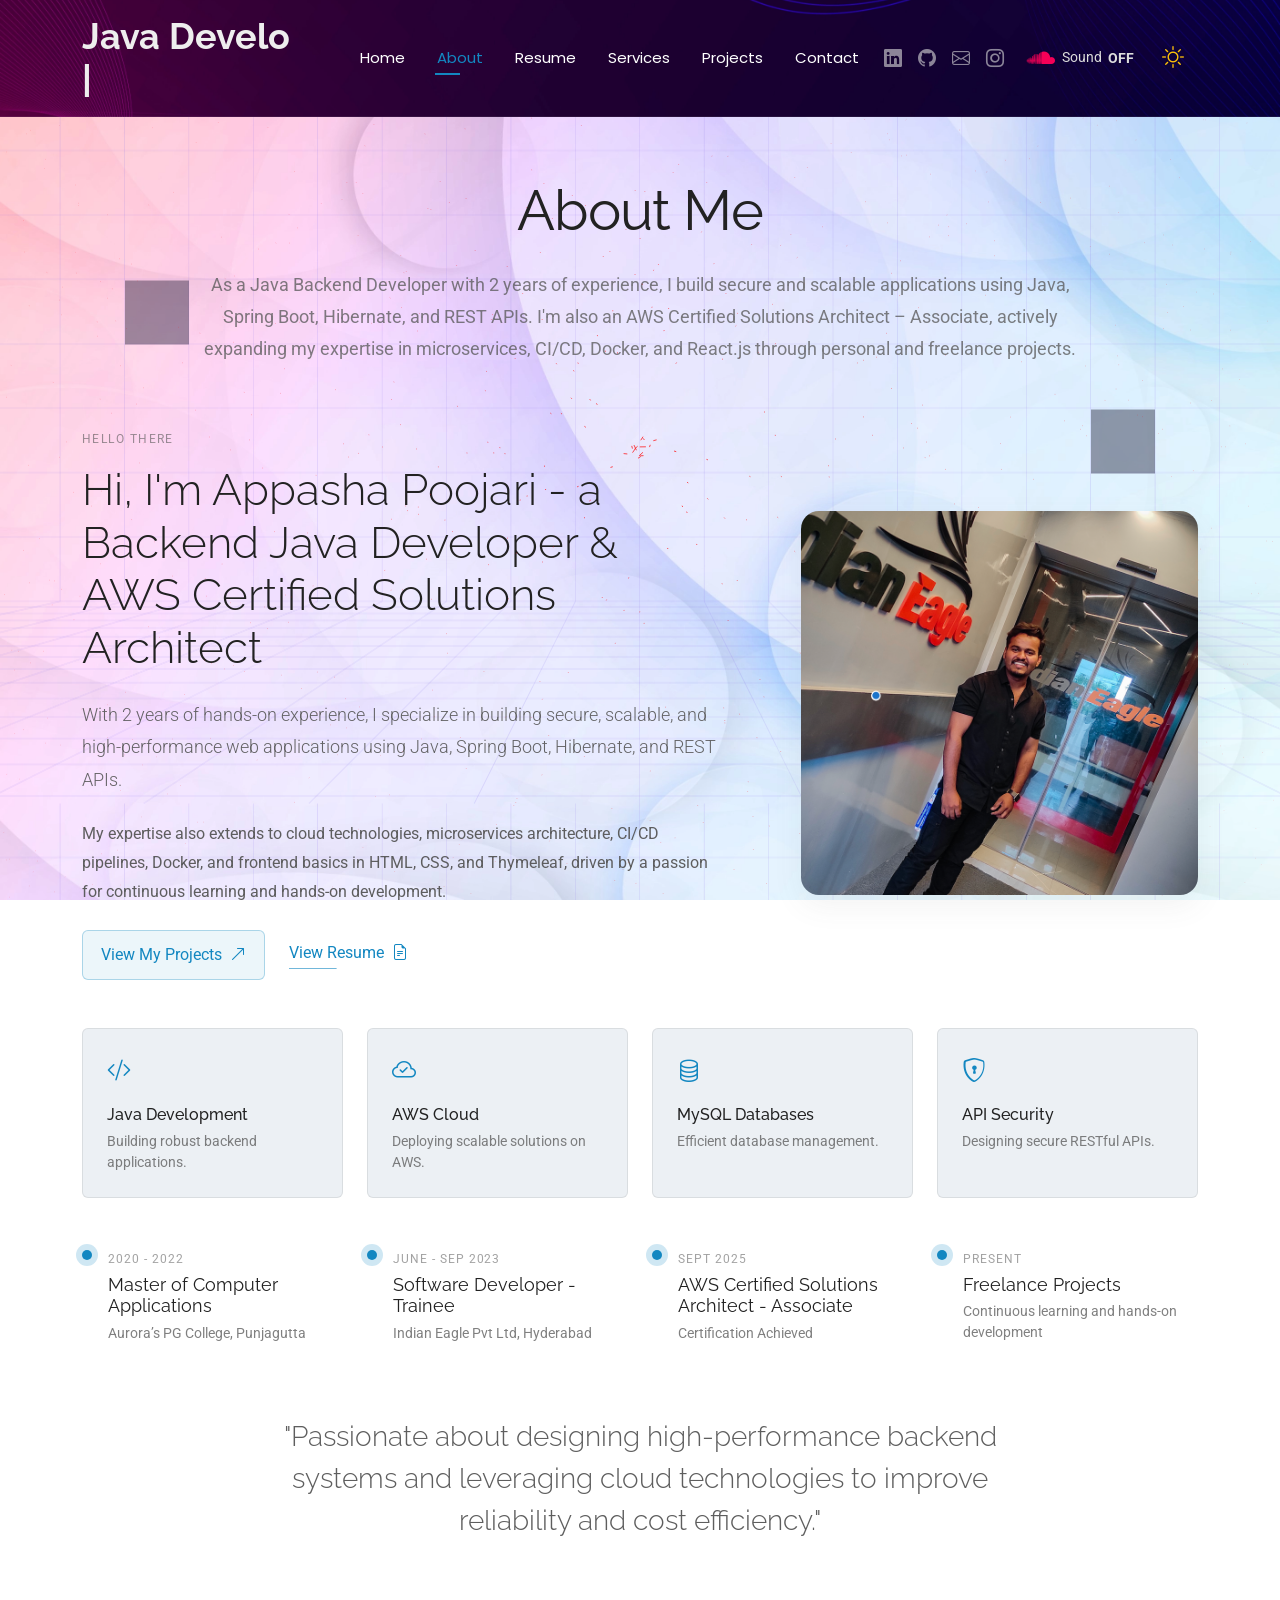
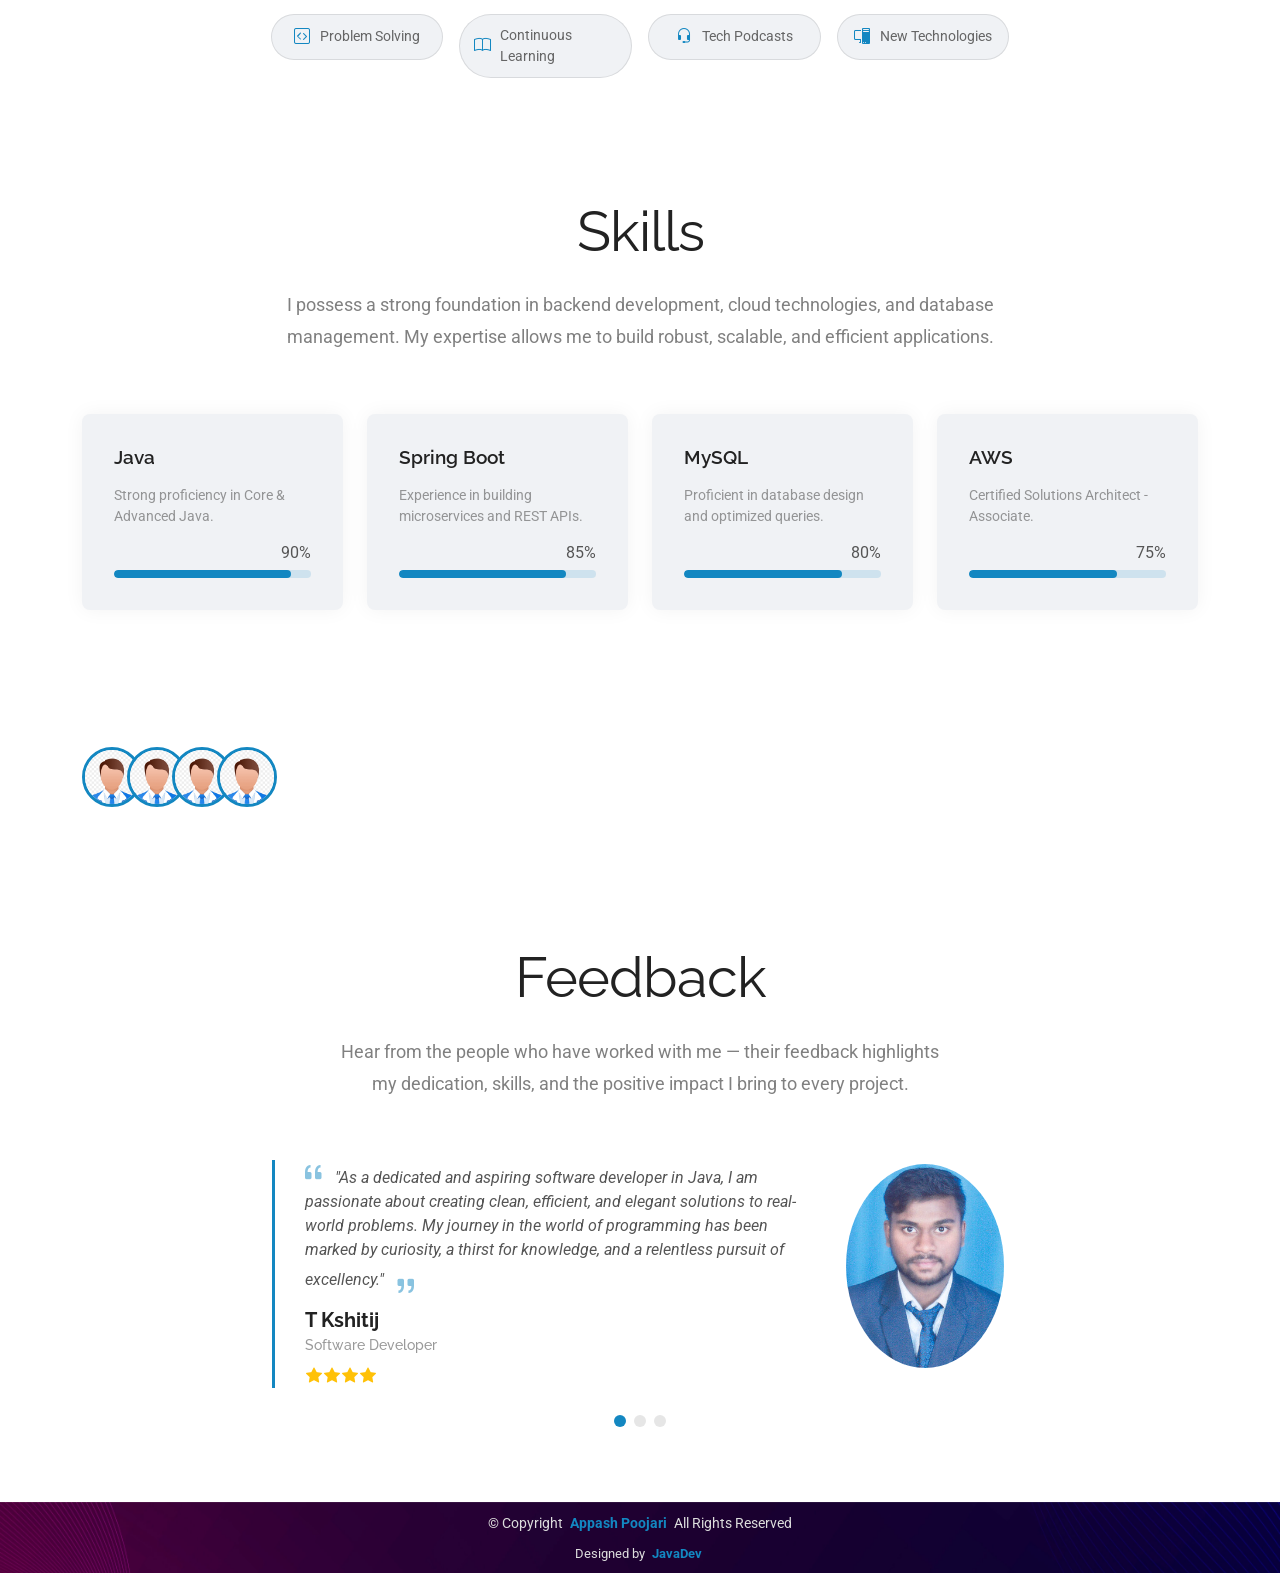
<file: about.html>
<!DOCTYPE html>
<html lang="en">

<head>
  <meta charset="utf-8">
  <meta content="width=device-width, initial-scale=1.0" name="viewport">
  <title>Appasha Poojari</title>
  <meta name="description" content="">
  <meta name="keywords" content="">

  <!-- Favicons -->
  <link href="assets/img/favicon.png" rel="icon">
  <link href="assets/img/apple-touch-icon.png" rel="apple-touch-icon">

  <!-- Fonts -->
  <link href="https://fonts.googleapis.com" rel="preconnect">
  <link href="https://fonts.gstatic.com" rel="preconnect" crossorigin>
  <link href="https://fonts.googleapis.com/css2?family=Roboto:ital,wght@0,100;0,300;0,400;0,500;0,700;0,900;1,100;1,300;1,400;1,500;1,700;1,800;1,900&family=Poppins:ital,wght@0,100;0,200;0,300;0,400;0,500;0,600;0,700;0,800;0,900;1,100;1,200;1,300;1,400;1,500;1,600;1,700;1,800;1,900&family=Raleway:ital,wght@0,100;0,200;0,300;0,400;0,500;0,600;0,700;0,800;0,900;1,100;1,200;1,300;1,400;1,500;1,600;1,700;1,800;1,900&display=swap" rel="stylesheet">

  <!-- Vendor CSS Files -->
  <link href="assets/vendor/bootstrap/css/bootstrap.min.css" rel="stylesheet">
  <link href="assets/vendor/bootstrap-icons/bootstrap-icons.css" rel="stylesheet">
  <link href="assets/vendor/aos/aos.css" rel="stylesheet">
  <link href="assets/vendor/swiper/swiper-bundle.min.css" rel="stylesheet">
  <link href="assets/vendor/glightbox/css/glightbox.min.css" rel="stylesheet">
  <link
    rel="stylesheet"
    href="https://cdnjs.cloudflare.com/ajax/libs/font-awesome/5.15.4/css/all.min.css"
/>

  <!-- Main CSS File -->
  <link href="assets/css/main.css" rel="stylesheet">

  <!-- ======================================================= -->
  <!-- Microsoft Clarity tracking code -->
  <script type="text/javascript">
    (function(c,l,a,r,i,t,y){
        c[a]=c[a]||function(){(c[a].q=c[a].q||[]).push(arguments)};
        t=l.createElement(r);t.async=1;t.src="https://www.clarity.ms/tag/"+i;
        y=l.getElementsByTagName(r)[0];y.parentNode.insertBefore(t,y);
    })(window, document, "clarity", "script", "oarkkvtr13");
  </script>
</head>

<body class="index-page">

    <canvas id="c"></canvas>

  <header id="header" class="header d-flex align-items-center light-background sticky-top">
    <div class="container position-relative d-flex align-items-center justify-content-between">

      <a href="index.html" class="logo d-flex align-items-center me-auto me-xl-0">
        <h1 class="sitename"><span class="typed" data-typed-items="Java Developer, AWS Certified"></span></h1>
        </a>

      <nav id="navmenu" class="navmenu">
        <ul>
          <li><a href="index.html">Home</a></li>
          <li><a href="about.html" class="active">About</a></li>
          <li><a href="resume.html">Resume</a></li>
          <li><a href="services.html">Services</a></li>
          <li><a href="portfolio.html">Projects</a></li>
          <li><a href="contact.html">Contact</a></li>
        </ul>
        <i class="mobile-nav-toggle d-xl-none bi bi-list"></i>
      </nav>

      <div class="header-social-links">
        <a href="https://www.linkedin.com/in/appash/" class="linkedin" target="_blank"><i class="bi bi-linkedin"></i></a>
        <a href="https://github.com/Appash047" class="github" target="_blank"><i class="bi bi-github"></i></a>
        <a href="mailto:p.appash047@gmail.com" class="email"><i class="bi bi-envelope"></i></a>
        <a href="https://www.instagram.com/appash_poojari/" class="instagram" target="_blank"><i class="bi bi-instagram"></i></a>
      </div>

      <div id="sound">
        <audio id="myAudio" loop preload="none">
          <source src="assets/mp3/Night.mp3" type="audio/mpeg" />
          Your browser does not support audio.
        </audio>
        <i class="fab fa-soundcloud sound-cloud"></i>
        <span class="sound-label">Sound</span>
        <div class="on-off">
          <span id="off">OFF</span>
          <span id="on" style="display:none;">ON</span>
        </div>
      </div>

      <div class="mode-toggle">
        <i class="bi bi-sun sun-icon"></i>
        <i class="bi bi-moon moon-icon"></i>
      </div>
    </div>
  </header>

  <main class="main">

    <!-- About Section -->
    <section id="about" class="about section">

      <!-- Section Title -->
      <div class="container section-title" data-aos="fade-up">
        <h2>About Me</h2>
        <p>As a Java Backend Developer with 2 years of experience, I build secure and scalable applications using Java, Spring Boot, Hibernate, and REST APIs. I'm also an AWS Certified Solutions Architect – Associate, actively expanding my expertise in microservices, CI/CD, Docker, and React.js through personal and freelance projects.</p>
      </div><!-- End Section Title -->

      <div class="container" data-aos="fade-up" data-aos-delay="100">

        <!-- Intro + Photo -->
        <div class="row align-items-center justify-content-between gy-5 mb-5">
          <div class="col-lg-7" data-aos="fade-right" data-aos-delay="150">
            <div class="intro-content">
              <span class="eyebrow">Hello there</span>
              <h2 class="headline">Hi, I'm Appasha Poojari - a Backend Java Developer & AWS Certified Solutions Architect</h2>
              <p class="lead">
                With 2 years of hands-on experience, I specialize in building secure, scalable, and high-performance web applications using Java, Spring Boot, Hibernate, and REST APIs.
              </p>
              <p>
                My expertise also extends to cloud technologies, microservices architecture, CI/CD pipelines, Docker, and frontend basics in HTML, CSS, and Thymeleaf, driven by a passion for continuous learning and hands-on development.
              </p>

              <div class="cta-group">
                <a href="portfolio.html" class="btn-ghost">
                  View My Projects <i class="bi bi-arrow-up-right"></i>
                </a>
                <a href="resume.html" class="link-underline">
                  View Resume <i class="bi bi-file-earmark-text"></i>
                </a>
              </div>
            </div>
          </div>

          <div class="col-lg-5" data-aos="zoom-in" data-aos-delay="250">
            <figure class="profile-figure text-center text-lg-end">
              <img src="assets/img/profile/profile-square-11.png" alt="Portrait of Alex" class="img-fluid profile-photo">
            </figure>
          </div>
        </div>
        <!-- End Intro + Photo -->

        <!-- Skills Grid -->
        <div class="mb-5">
          <div class="row g-4">
            <div class="col-6 col-md-4 col-lg-3" data-aos="fade-up" data-aos-delay="120">
              <div class="skill-item">
                <i class="bi bi-code-slash"></i>
                <h3>Java Development</h3>
                <p>Building robust backend applications.</p>
              </div>
            </div>
            <div class="col-6 col-md-4 col-lg-3" data-aos="fade-up" data-aos-delay="180">
              <div class="skill-item">
                <i class="bi bi-cloud-check"></i>
                <h3>AWS Cloud</h3>
                <p>Deploying scalable solutions on AWS.</p>
              </div>
            </div>
            <div class="col-6 col-md-4 col-lg-3" data-aos="fade-up" data-aos-delay="240">
              <div class="skill-item">
                <i class="bi bi-database"></i>
                <h3>MySQL Databases</h3>
                <p>Efficient database management.</p>
              </div>
            </div>
            <div class="col-6 col-md-4 col-lg-3" data-aos="fade-up" data-aos-delay="300">
              <div class="skill-item">
                <i class="bi bi-shield-lock"></i>
                <h3>API Security</h3>
                <p>Designing secure RESTful APIs.</p>
              </div>
            </div>
          </div>
        </div>
        <!-- End Skills Grid -->

        <!-- Journey Timeline -->
        <div class="mb-5">
          <div class="row g-4">
            <div class="col-md-6 col-lg-3" data-aos="fade-up" data-aos-delay="120">
              <article class="timeline-item">
                <span class="dot"></span>
                <time>2020 - 2022</time>
                <h4>Master of Computer Applications</h4>
                <p>Aurora’s PG College, Punjagutta</p>
              </article>
            </div>
            <div class="col-md-6 col-lg-3" data-aos="fade-up" data-aos-delay="180">
              <article class="timeline-item">
                <span class="dot"></span>
                <time>June - Sep 2023</time>
                <h4>Software Developer - Trainee</h4>
                <p>Indian Eagle Pvt Ltd, Hyderabad</p>
              </article>
            </div>
            <div class="col-md-6 col-lg-3" data-aos="fade-up" data-aos-delay="240">
              <article class="timeline-item">
                <span class="dot"></span>
                <time>Sept 2025</time>
                <h4>AWS Certified Solutions Architect - Associate</h4>
                <p>Certification Achieved</p>
              </article>
            </div>
            <div class="col-md-6 col-lg-3" data-aos="fade-up" data-aos-delay="300">
              <article class="timeline-item">
                <span class="dot"></span>
                <time>Present</time>
                <h4>Freelance Projects</h4>
                <p>Continuous learning and hands-on development</p>
              </article>
            </div>
          </div>
        </div>
        <!-- End Journey Timeline -->

        <!-- Quote -->
        <blockquote class="personal-quote text-center mb-5" data-aos="fade-down" data-aos-delay="200">
          <p>"Passionate about designing high-performance backend systems and leveraging cloud technologies to improve reliability and cost efficiency."</p>
        </blockquote>
        <!-- End Quote -->

        <!-- Fun Facts -->
        <div class="row g-3 justify-content-center">
          <div class="col-6 col-md-3 col-lg-2" data-aos="zoom-in" data-aos-delay="120">
            <div class="fact-pill">
              <i class="bi bi-code-square"></i>
              <span>Problem Solving</span>
            </div>
          </div>
          <div class="col-6 col-md-3 col-lg-2" data-aos="zoom-in" data-aos-delay="160">
            <div class="fact-pill">
              <i class="bi bi-book"></i>
              <span>Continuous Learning</span>
            </div>
          </div>
          <div class="col-6 col-md-3 col-lg-2" data-aos="zoom-in" data-aos-delay="200">
            <div class="fact-pill">
              <i class="bi bi-headset"></i>
              <span>Tech Podcasts</span>
            </div>
          </div>
          <div class="col-6 col-md-3 col-lg-2" data-aos="zoom-in" data-aos-delay="240">
            <div class="fact-pill">
              <i class="bi bi-pc-display"></i>
              <span>New Technologies</span>
            </div>
          </div>
        </div>
        <!-- End Fun Facts -->

      </div>

    </section><!-- /About Section -->

    <!-- Skills Section -->
    <section id="skills" class="skills section">

      <!-- Section Title -->
      <div class="container section-title" data-aos="fade-up">
        <h2>Skills</h2>
        <p>I possess a strong foundation in backend development, cloud technologies, and database management. My expertise allows me to build robust, scalable, and efficient applications.</p>
      </div><!-- End Section Title -->

      <div class="container" data-aos="fade-up" data-aos-delay="100">

        <div class="row g-4 skills-animation">

          <div class="col-md-6 col-lg-3" data-aos="fade-up" data-aos-delay="100">
            <div class="skill-box">
              <h3>Java</h3>
              <p>Strong proficiency in Core & Advanced Java.</p>
              <span class="text-end d-block">90%</span>
              <div class="progress">
                <div class="progress-bar" role="progressbar" aria-valuenow="90" aria-valuemin="0" aria-valuemax="100"></div>
              </div>
            </div>
          </div>

          <div class="col-md-6 col-lg-3" data-aos="fade-up" data-aos-delay="200">
            <div class="skill-box">
              <h3>Spring Boot</h3>
              <p>Experience in building microservices and REST APIs.</p>
              <span class="text-end d-block">85%</span>
              <div class="progress">
                <div class="progress-bar" role="progressbar" aria-valuenow="85" aria-valuemin="0" aria-valuemax="100"></div>
              </div>
            </div>
          </div>

          <div class="col-md-6 col-lg-3" data-aos="fade-up" data-aos-delay="300">
            <div class="skill-box">
              <h3>MySQL</h3>
              <p>Proficient in database design and optimized queries.</p>
              <span class="text-end d-block">80%</span>
              <div class="progress">
                <div class="progress-bar" role="progressbar" aria-valuenow="80" aria-valuemin="0" aria-valuemax="100"></div>
              </div>
            </div>
          </div>

          <div class="col-md-6 col-lg-3" data-aos="fade-up" data-aos-delay="400">
            <div class="skill-box">
              <h3>AWS</h3>
              <p>Certified Solutions Architect - Associate.</p>
              <span class="text-end d-block">75%</span>
              <div class="progress">
                <div class="progress-bar" role="progressbar" aria-valuenow="75" aria-valuemin="0" aria-valuemax="100">
                </div>
              </div>
            </div>
          </div>

        </div>

      </div>

    </section><!-- /Skills Section -->

    <!-- Stats Section -->
    <section id="stats" class="stats section dark-background">

      <div class="container" data-aos="fade-up" data-aos-delay="100">

        <div class="row align-items-center">
          <div class="col-lg-4" data-aos="fade-up" data-aos-delay="200">
            <div class="avatars d-flex align-items-center">
              <img src="assets/img/person/dummy-img.png" alt="Avatar 1" class="rounded-circle" loading="lazy">
              <img src="assets/img/person/dummy-img.png" alt="Avatar 2" class="rounded-circle" loading="lazy">
              <img src="assets/img/person/dummy-img.png" alt="Avatar 3" class="rounded-circle" loading="lazy">
              <img src="assets/img/person/dummy-img.png" alt="Avatar 4" class="rounded-circle" loading="lazy">
            </div>
          </div>

          <div class="col-lg-8">
            <div class="row counters">
              <div class="col-md-4" data-aos="fade-up" data-aos-delay="300">
                <h2><span data-purecounter-start="0" data-purecounter-end="2" data-purecounter-duration="1" class="purecounter"></span>+</h2>
                <p>Years Experience</p>
              </div>

              <div class="col-md-4" data-aos="fade-up" data-aos-delay="400">
                <h2><span data-purecounter-start="0" data-purecounter-end="6" data-purecounter-duration="1" class="purecounter"></span>+</h2>
                <p>Projects Completed</p>
              </div>

              <div class="col-md-4" data-aos="fade-up" data-aos-delay="500">
                <h2><span data-purecounter-start="0" data-purecounter-end="100" data-purecounter-duration="1" class="purecounter"></span>%</h2>
                <p>Satisfied Clients</p>
              </div>
            </div>
          </div>
        </div>
      </div>

    </section><!-- /Stats Section -->

    <!-- Testimonials Section -->
    <section id="testimonials" class="testimonials section">

      <!-- Section Title -->
      <div class="container section-title" data-aos="fade-up">
        <h2>Feedback</h2>
        <p>Hear from the people who have worked with me — their feedback highlights my dedication, skills, and the positive impact I bring to every project.</p>      </div><!-- End Section Title -->

      <div class="container" data-aos="fade-up" data-aos-delay="100">

        <div class="swiper init-swiper">
          <script type="application/json" class="swiper-config">
            {
              "loop": true,
              "speed": 600,
              "autoplay": {
                "delay": 5000
              },
              "slidesPerView": "auto",
              "pagination": {
                "el": ".swiper-pagination",
                "type": "bullets",
                "clickable": true
              }
            }
          </script>
          <div class="swiper-wrapper">

            <div class="swiper-slide">
              <div class="testimonial-item">
                <div class="row gy-4 justify-content-center">
                  <div class="col-lg-6">
                    <div class="testimonial-content">
                      <p>
                        <i class="bi bi-quote quote-icon-left"></i>
                        <span>"As a dedicated and aspiring software developer in Java, I am passionate about creating clean, efficient, and elegant solutions to real-world problems. My journey in the world of programming has been marked by curiosity, a thirst for knowledge, and a relentless pursuit of excellency."</span>
                        <i class="bi bi-quote quote-icon-right"></i>
                      </p>
                      <h3>T Kshitij </h3>
                      <h4>Software Developer </h4>
                      <div class="stars">
                        <i class="bi bi-star-fill"></i><i class="bi bi-star-fill"></i><i class="bi bi-star-fill"></i><i class="bi bi-star-fill"></i>
                      </div>
                    </div>
                  </div>
                  <div class="col-lg-2 text-center">
                    <img src="assets/img/person/T KSHITIJ.jpg" class="img-fluid testimonial-img" alt="">
                  </div>
                </div>
              </div>
            </div><!-- End testimonial item -->

            <div class="swiper-slide">
              <div class="testimonial-item">
                <div class="row gy-4 justify-content-center">
                  <div class="col-lg-6">
                    <div class="testimonial-content">
                      <p>
                        <i class="bi bi-quote quote-icon-left"></i>
                        <span>"You are the best person of our batch."</span>
                        <i class="bi bi-quote quote-icon-right"></i>
                      </p>
                      <h3>Yubraj Sahoo </h3>
                      <h4>Java developer </h4>
                      <div class="stars">
                        <i class="bi bi-star-fill"></i><i class="bi bi-star-fill"></i><i class="bi bi-star-fill"></i><i class="bi bi-star-fill"></i><i class="bi bi-star-fill"></i>
                      </div>
                    </div>
                  </div>
                  <div class="col-lg-2 text-center">
                    <img src="assets/img/person/Shaho.JPG" class="img-fluid testimonial-img" alt="">
                  </div>
                </div>
              </div>
            </div><!-- End testimonial item -->

            <div class="swiper-slide">
              <div class="testimonial-item">
                <div class="row gy-4 justify-content-center">
                  <div class="col-lg-6">
                    <div class="testimonial-content">
                      <p>
                        <i class="bi bi-quote quote-icon-left"></i>
                        <span>"You are an excellent guy, always positive and full of energy."</span>
                        <i class="bi bi-quote quote-icon-right"></i>
                      </p>
                      <h3>Shaikh Afroj</h3>
                      <h4>Software Developer </h4>
                      <div class="stars">
                        <i class="bi bi-star-fill"></i><i class="bi bi-star-fill"></i><i class="bi bi-star-fill"></i><i class="bi bi-star-fill"></i><i class="bi bi-star-fill"></i>
                      </div>
                    </div>
                  </div>
                  <div class="col-lg-2 text-center">
                    <img src="assets/img/person/Afroz Shaikh.jpg" class="img-fluid testimonial-img" alt="">
                  </div>
                </div>
              </div>
            </div><!-- End testimonial item -->

          </div>
          <div class="swiper-pagination"></div>
        </div>

      </div>

    </section><!-- /Testimonials Section -->

  </main>

  <footer id="footer" class="footer">
    <div class="container">
      <div class="copyright text-center">
        <p>© <span>Copyright</span> 
          <strong class="px-1 sitename">
            <a href="https://www.linkedin.com/in/appash/" target="_blank">Appash Poojari</a>
          </strong> 
          <span>All Rights Reserved<br></span>
        </p>
      </div>
      <div class="credits">
        Designed by 
        <a href="#" ><strong class="px-1 sitename">JavaDev</strong></a>
      </div>
    </div>
  </footer>

  <!-- Scroll Top -->
  <a href="#" id="scroll-top" class="scroll-top d-flex align-items-center justify-content-center">
    <i class="bi bi-arrow-up-short"></i>
  </a>

  <!-- Preloader -->
  <div id="preloader"></div>

  <!-- Add TagCanvas library once in your page footer or <head> -->
  <script src="https://www.goat1000.com/tagcanvas.min.js" defer></script>

  <!-- Vendor JS Files -->
  <script src="assets/vendor/bootstrap/js/bootstrap.bundle.min.js" defer></script>
  <script src="assets/vendor/aos/aos.js" defer></script>
  <script src="assets/vendor/typed.js/typed.umd.js" defer></script>
  <script src="assets/vendor/waypoints/noframework.waypoints.js" defer></script>
  <script src="assets/vendor/purecounter/purecounter_vanilla.js" defer></script>
  <script src="assets/vendor/swiper/swiper-bundle.min.js" defer></script>
  <script src="assets/vendor/imagesloaded/imagesloaded.pkgd.min.js" defer></script>
  <script src="assets/vendor/isotope-layout/isotope.pkgd.min.js" defer></script>
  <script src="assets/vendor/glightbox/js/glightbox.min.js" defer></script>

  <!-- Main JS File -->
  <script src="assets/js/main.js" defer></script>

</body>

</html>
</file>
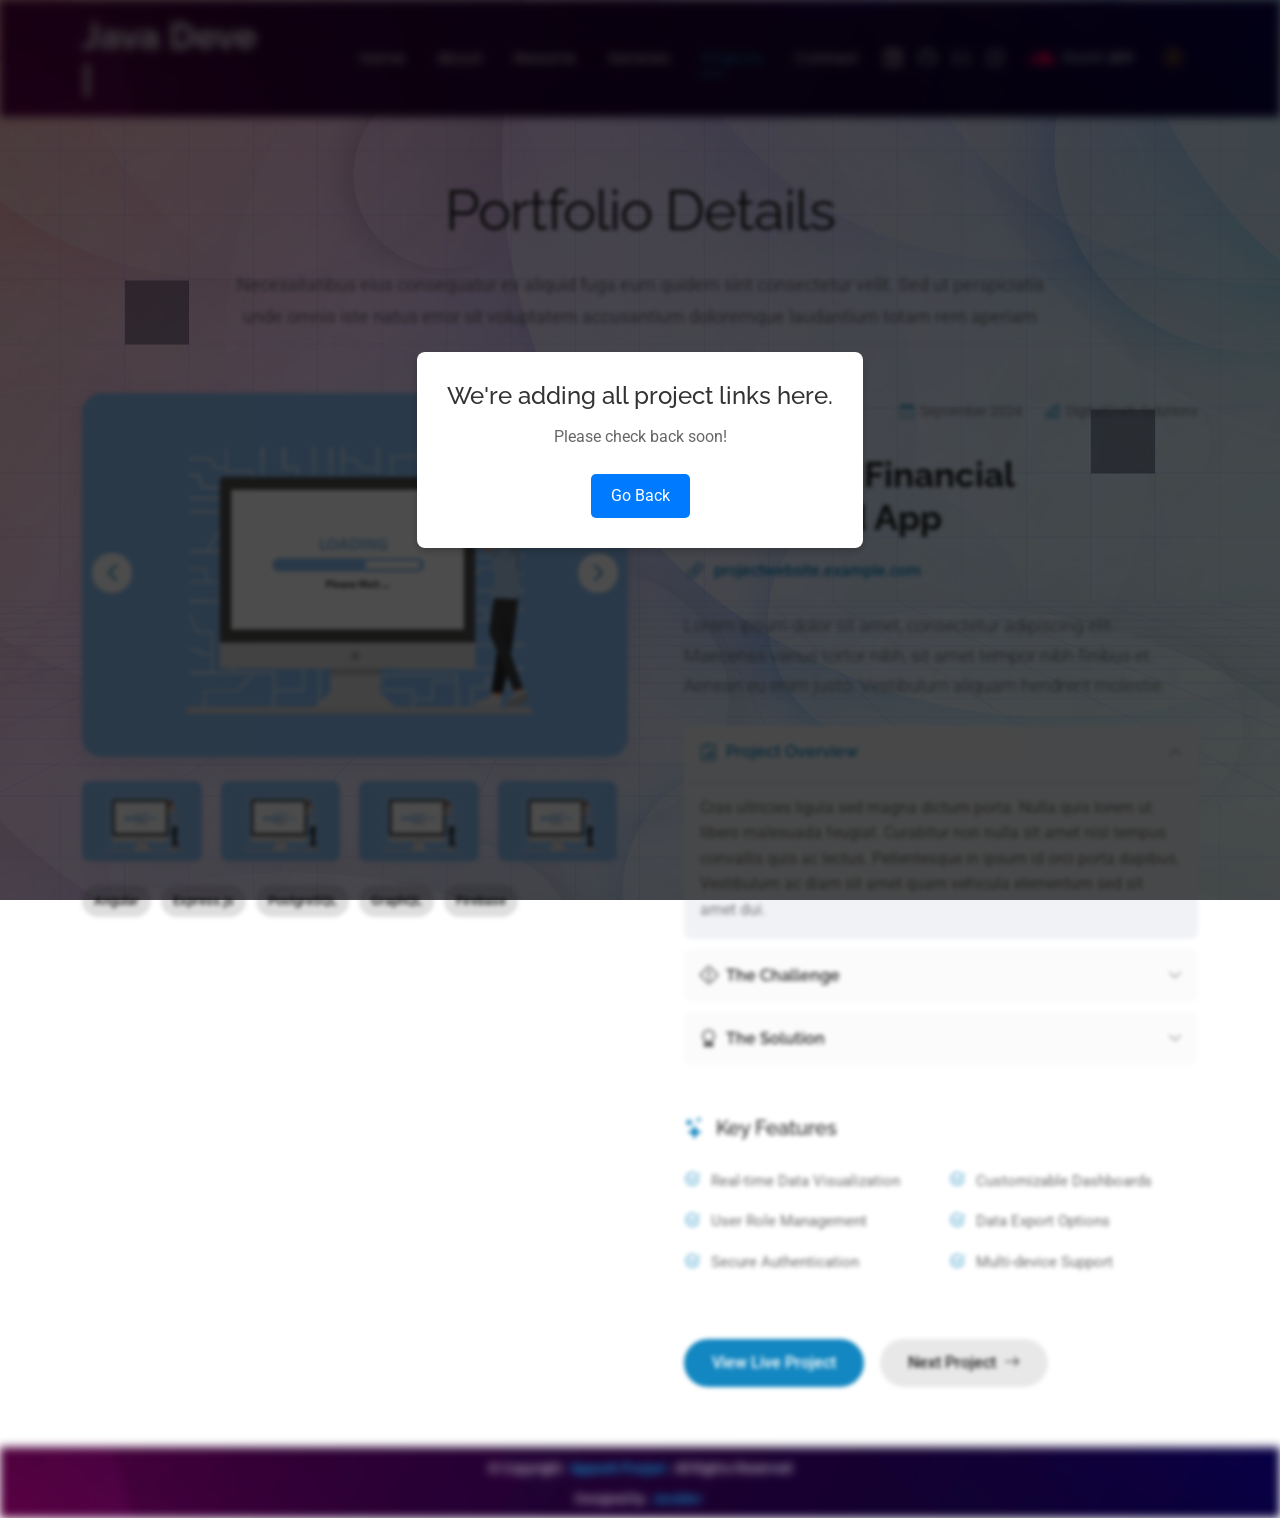
<file: portfolio-details.html>
<!DOCTYPE html>
<html lang="en">

<head>
  <meta charset="utf-8">
  <meta content="width=device-width, initial-scale=1.0" name="viewport">
  <title>Appasha Poojari</title>
  <meta name="description" content="">
  <meta name="keywords" content="">

  <!-- Favicons -->
  <link href="assets/img/favicon.png" rel="icon">

  <!-- Fonts -->
  <link href="https://fonts.googleapis.com" rel="preconnect">
  <link href="https://fonts.gstatic.com" rel="preconnect" crossorigin>
  <link href="https://fonts.googleapis.com/css2?family=Roboto:ital,wght@0,100;0,300;0,400;0,500;0,700;0,900;1,100;1,300;1,400;1,500;1,700;1,800;1,900&family=Poppins:ital,wght@0,100;0,200;0,300;0,400;0,500;0,600;0,700;0,800;0,900;1,100;1,200;1,300;1,400;1,500;1,600;1,700;1,800;1,900&family=Raleway:ital,wght@0,100;0,200;0,300;0,400;0,500;0,600;0,700;0,800;0,900;1,100;1,200;1,300;1,400;1,500;1,600;1,700;1,800;1,900&display=swap" rel="stylesheet">

  <!-- Vendor CSS Files -->
  <link href="assets/vendor/bootstrap/css/bootstrap.min.css" rel="stylesheet">
  <link href="assets/vendor/bootstrap-icons/bootstrap-icons.css" rel="stylesheet">
  <link href="assets/vendor/aos/aos.css" rel="stylesheet">
  <link href="assets/vendor/swiper/swiper-bundle.min.css" rel="stylesheet">
  <link href="assets/vendor/glightbox/css/glightbox.min.css" rel="stylesheet">
  <link rel="stylesheet" href="https://cdnjs.cloudflare.com/ajax/libs/font-awesome/5.15.4/css/all.min.css" />

  <!-- Main CSS File -->
  <link href="assets/css/main.css" rel="stylesheet">
  <style>
    body.blurred > *:not(.under-construction-overlay) {
      filter: blur(5px);
      pointer-events: none;
    }
    .under-construction-overlay {
      position: fixed;
      top: 0;
      left: 0;
      width: 100%;
      height: 100%;
      background-color: rgba(0, 0, 0, 0.7);
      display: flex;
      justify-content: center;
      align-items: center;
      z-index: 9999;
    }
    .under-construction-content {
      background-color: #fff;
      padding: 30px;
      border-radius: 8px;
      text-align: center;
      box-shadow: 0 4px 8px rgba(0, 0, 0, 0.2);
    }
    .under-construction-content h2 {
      font-size: 24px;
      margin-bottom: 15px;
      color: #333;
    }
    .under-construction-content p {
      font-size: 16px;
      margin-bottom: 25px;
      color: #666;
    }
    .under-construction-content .btn-primary {
      background-color: #007bff;
      color: #fff;
      border: none;
      padding: 10px 20px;
      border-radius: 5px;
      text-decoration: none;
      font-size: 16px;
      transition: background-color 0.3s ease;
    }
    .under-construction-content .btn-primary:hover {
      background-color: #0056b3;
    }
  </style>

  <!-- ======================================================= -->

  <!-- Microsoft Clarity tracking code -->
  <script type="text/javascript">
    (function(c,l,a,r,i,t,y){
        c[a]=c[a]||function(){(c[a].q=c[a].q||[]).push(arguments)};
        t=l.createElement(r);t.async=1;t.src="https://www.clarity.ms/tag/"+i;
        y=l.getElementsByTagName(r)[0];y.parentNode.insertBefore(t,y);
    })(window, document, "clarity", "script", "oarkkvtr13");
  </script>
</head>

<body class="index-page">

    <canvas id="c"></canvas>

  <header id="header" class="header d-flex align-items-center light-background sticky-top">
    <div class="container position-relative d-flex align-items-center justify-content-between">

      <a href="index.html" class="logo d-flex align-items-center me-auto me-xl-0">
        <h1 class="sitename"><span class="typed" data-typed-items="Java Developer, AWS Certified"></span></h1>
      </a>

      <nav id="navmenu" class="navmenu">
        <ul>
          <li><a href="index.html">Home</a></li>
          <li><a href="about.html">About</a></li>
          <li><a href="resume.html">Resume</a></li>
          <li><a href="services.html">Services</a></li>
          <li><a href="portfolio.html" class="active">Projects</a></li>
          <li><a href="contact.html">Contact</a></li>
        </ul>
        <i class="mobile-nav-toggle d-xl-none bi bi-list"></i>
      </nav>

      <div class="header-social-links">
        <a href="https://www.linkedin.com/in/appash/" class="linkedin" target="_blank"><i class="bi bi-linkedin"></i></a>
        <a href="https://github.com/Appash047" class="github" target="_blank"><i class="bi bi-github"></i></a>
        <a href="mailto:p.appash047@gmail.com" class="email"><i class="bi bi-envelope"></i></a>
        <a href="https://www.instagram.com/appash_poojari/" class="instagram" target="_blank"><i class="bi bi-instagram"></i></a>
      </div>

      <div id="sound">
        <audio id="myAudio" loop preload="none">
          <source src="assets/mp3/Night.mp3" type="audio/mpeg" />
          Your browser does not support audio.
        </audio>
        <i class="fab fa-soundcloud sound-cloud"></i>
        <span class="sound-label">Sound</span>
        <div class="on-off">
          <span id="off">OFF</span>
          <span id="on" style="display:none;">ON</span>
        </div>
      </div>

      <div class="mode-toggle">
        <i class="bi bi-sun sun-icon"></i>
        <i class="bi bi-moon moon-icon"></i>
      </div>
    </div>
  </header>

  <main class="main" id="page-content">

    <!-- Portfolio Details Section -->
    <section id="portfolio-details" class="portfolio-details section">

      <!-- Section Title -->
      <div class="container section-title" data-aos="fade-up">
        <h2>Portfolio Details</h2>
        <p>Necessitatibus eius consequatur ex aliquid fuga eum quidem sint consectetur velit. Sed ut perspiciatis unde omnis iste natus error sit voluptatem accusantium doloremque laudantium totam rem aperiam</p>
      </div><!-- End Section Title -->

      <div class="container" data-aos="fade-up" data-aos-delay="100">

        <div class="row gy-4">
          <div class="col-lg-6" data-aos="fade-right">
            <div class="portfolio-details-media">
              <div class="main-image">
                <div class="portfolio-details-slider swiper init-swiper" data-aos="zoom-in">
                  <script type="application/json" class="swiper-config">
                    {
                      "loop": true,
                      "speed": 1000,
                      "autoplay": {
                        "delay": 6000
                      },
                      "effect": "creative",
                      "creativeEffect": {
                        "prev": {
                          "shadow": true,
                          "translate": [0, 0, -400]
                        },
                        "next": {
                          "translate": ["100%", 0, 0]
                        }
                      },
                      "slidesPerView": 1,
                      "navigation": {
                        "nextEl": ".swiper-button-next",
                        "prevEl": ".swiper-button-prev"
                      }
                    }
                  </script>
                  <div class="swiper-wrapper">
                    <div class="swiper-slide">
                      <img src="assets/img/portfolio/Dummy.jpg" alt="Portfolio Image" class="img-fluid">
                    </div>
                    <div class="swiper-slide">
                      <img src="assets/img/portfolio/Dummy.jpg" alt="Portfolio Image" class="img-fluid">
                    </div>
                    <div class="swiper-slide">
                      <img src="assets/img/portfolio/Dummy.jpg" alt="Portfolio Image" class="img-fluid">
                    </div>
                  </div>
                  <div class="swiper-button-prev"></div>
                  <div class="swiper-button-next"></div>
                </div>
              </div>

              <div class="thumbnail-grid" data-aos="fade-up" data-aos-delay="200">
                <div class="row g-2 mt-3">
                  <div class="col-3">
                    <img src="assets/img/portfolio/Dummy.jpg" alt="Gallery Image" class="img-fluid glightbox">
                  </div>
                  <div class="col-3">
                    <img src="assets/img/portfolio/Dummy.jpg" alt="Gallery Image" class="img-fluid glightbox">
                  </div>
                  <div class="col-3">
                    <img src="assets/img/portfolio/Dummy.jpg" alt="Gallery Image" class="img-fluid glightbox">
                  </div>
                  <div class="col-3">
                    <img src="assets/img/portfolio/Dummy.jpg" alt="Gallery Image" class="img-fluid glightbox">
                  </div>
                </div>
              </div>

              <div class="tech-stack-badges" data-aos="fade-up" data-aos-delay="300">
                <span>Angular</span>
                <span>Express.js</span>
                <span>PostgreSQL</span>
                <span>GraphQL</span>
                <span>Firebase</span>
              </div>
            </div>
          </div>

          <div class="col-lg-6" data-aos="fade-left">
            <div class="portfolio-details-content">
              <div class="project-meta">
                <div class="badge-wrapper">
                  <span class="project-badge">UX/UI Design</span>
                </div>
                <div class="date-client">
                  <div class="meta-item">
                    <i class="bi bi-calendar-check"></i>
                    <span>September 2024</span>
                  </div>
                  <div class="meta-item">
                    <i class="bi bi-buildings"></i>
                    <span>DigitalCraft Solutions</span>
                  </div>
                </div>
              </div>

              <h2 class="project-title">Innovative Financial Dashboard App</h2>

              <div class="project-website">
                <i class="bi bi-link-45deg"></i>
                <a href="#" target="_blank">projectwebsite.example.com</a>
              </div>

              <div class="project-overview">
                <p class="lead">
                  Lorem ipsum dolor sit amet, consectetur adipiscing elit. Maecenas varius tortor nibh, sit amet tempor nibh finibus et. Aenean eu enim justo. Vestibulum aliquam hendrerit molestie.
                </p>

                <div class="accordion project-accordion" id="portfolio-details-projectAccordion">
                  <div class="accordion-item" data-aos="fade-up">
                    <h2 class="accordion-header">
                      <button class="accordion-button" type="button" data-bs-toggle="collapse" data-bs-target="#portfolio-details-collapse-1" aria-expanded="true" aria-controls="collapseOne">
                        <i class="bi bi-clipboard-data me-2"></i> Project Overview
                      </button>
                    </h2>
                    <div id="portfolio-details-collapse-1" class="accordion-collapse collapse show" data-bs-parent="#portfolio-details-projectAccordion">
                      <div class="accordion-body">
                        <p>Cras ultricies ligula sed magna dictum porta. Nulla quis lorem ut libero malesuada feugiat. Curabitur non nulla sit amet nisl tempus convallis quis ac lectus. Pellentesque in ipsum id orci porta dapibus. Vestibulum ac diam sit amet quam vehicula elementum sed sit amet dui.</p>
                      </div>
                    </div>
                  </div>

                  <div class="accordion-item" data-aos="fade-up" data-aos-delay="100">
                    <h2 class="accordion-header">
                      <button class="accordion-button collapsed" type="button" data-bs-toggle="collapse" data-bs-target="#portfolio-details-collapse-2" aria-expanded="false" aria-controls="collapseTwo">
                        <i class="bi bi-exclamation-diamond me-2"></i> The Challenge
                      </button>
                    </h2>
                    <div id="portfolio-details-collapse-2" class="accordion-collapse collapse" data-bs-parent="#portfolio-details-projectAccordion">
                      <div class="accordion-body">
                        <p>Mauris blandit aliquet elit, eget tincidunt nibh pulvinar a. Vivamus suscipit tortor eget felis porttitor volutpat. Curabitur aliquet quam id dui posuere blandit. Praesent sapien massa, convallis a pellentesque nec, egestas non nisi. Sed porttitor lectus nibh.</p>
                      </div>
                    </div>
                  </div>

                  <div class="accordion-item" data-aos="fade-up" data-aos-delay="200">
                    <h2 class="accordion-header">
                      <button class="accordion-button collapsed" type="button" data-bs-toggle="collapse" data-bs-target="#portfolio-details-collapse-3" aria-expanded="false" aria-controls="collapseThree">
                        <i class="bi bi-award me-2"></i> The Solution
                      </button>
                    </h2>
                    <div id="portfolio-details-collapse-3" class="accordion-collapse collapse" data-bs-parent="#portfolio-details-projectAccordion">
                      <div class="accordion-body">
                        <p>Donec sollicitudin molestie malesuada. Curabitur arcu erat, accumsan id imperdiet et, porttitor at sem. Vestibulum ante ipsum primis in faucibus orci luctus et ultrices posuere cubilia Curae; Donec velit neque, auctor sit amet aliquam vel, ullamcorper sit amet ligula.</p>
                      </div>
                    </div>
                  </div>
                </div>
              </div>

              <div class="project-features" data-aos="fade-up" data-aos-delay="300">
                <h3><i class="bi bi-stars"></i> Key Features</h3>
                <div class="row g-3">
                  <div class="col-md-6">
                    <ul class="feature-list">
                      <li><i class="bi bi-check2-circle"></i> Real-time Data Visualization</li>
                      <li><i class="bi bi-check2-circle"></i> User Role Management</li>
                      <li><i class="bi bi-check2-circle"></i> Secure Authentication</li>
                    </ul>
                  </div>
                  <div class="col-md-6">
                    <ul class="feature-list">
                      <li><i class="bi bi-check2-circle"></i> Customizable Dashboards</li>
                      <li><i class="bi bi-check2-circle"></i> Data Export Options</li>
                      <li><i class="bi bi-check2-circle"></i> Multi-device Support</li>
                    </ul>
                  </div>
                </div>
              </div>

              <div class="cta-buttons" data-aos="fade-up" data-aos-delay="400">
                <a href="#" class="btn-view-project">View Live Project</a>
                <a href="#" class="btn-next-project">Next Project <i class="bi bi-arrow-right"></i></a>
              </div>
            </div>
          </div>
        </div>

      </div>

    </section><!-- /Portfolio Details Section -->

  </main>

  <div class="under-construction-overlay">
    <div class="under-construction-content">
      <h2>We're adding all project links here.</h2>
      <p>Please check back soon!</p>
      <a href="portfolio.html" class="btn-primary">Go Back</a>
    </div>
  </div>

  <footer id="footer" class="footer">
    <div class="container">
      <div class="copyright text-center">
        <p>© <span>Copyright</span> 
          <strong class="px-1 sitename">
            <a href="https://www.linkedin.com/in/appash/" target="_blank">Appash Poojari</a>
          </strong> 
          <span>All Rights Reserved<br></span>
        </p>
      </div>
      <div class="credits">
        Designed by 
        <a href="#" ><strong class="px-1 sitename">JavaDev</strong></a>
      </div>
    </div>
  </footer>

  <!-- Scroll Top -->
  <a href="#" id="scroll-top" class="scroll-top d-flex align-items-center justify-content-center"><i class="bi bi-arrow-up-short"></i></a>

  <!-- Preloader -->
  <div id="preloader"></div>

  <!-- Add TagCanvas library once in your page footer or <head> -->
  <script src="https://www.goat1000.com/tagcanvas.min.js" defer></script>

  <!-- Vendor JS Files -->
  <script src="assets/vendor/bootstrap/js/bootstrap.bundle.min.js" defer></script>
  <script src="assets/vendor/aos/aos.js" defer></script>
  <script src="assets/vendor/typed.js/typed.umd.js" defer></script>
  <script src="assets/vendor/waypoints/noframework.waypoints.js" defer></script>
  <script src="assets/vendor/purecounter/purecounter_vanilla.js" defer></script>
  <script src="assets/vendor/swiper/swiper-bundle.min.js" defer></script>
  <script src="assets/vendor/imagesloaded/imagesloaded.pkgd.min.js" defer></script>
  <script src="assets/vendor/isotope-layout/isotope.pkgd.min.js" defer></script>
  <script src="assets/vendor/glightbox/js/glightbox.min.js" defer></script>

  <!-- Main JS File -->
  <script src="assets/js/main.js" defer></script>
  <script>
    document.addEventListener('DOMContentLoaded', function() {
      document.body.classList.add('blurred');
    });
  </script>

</body>

</html>
</file>
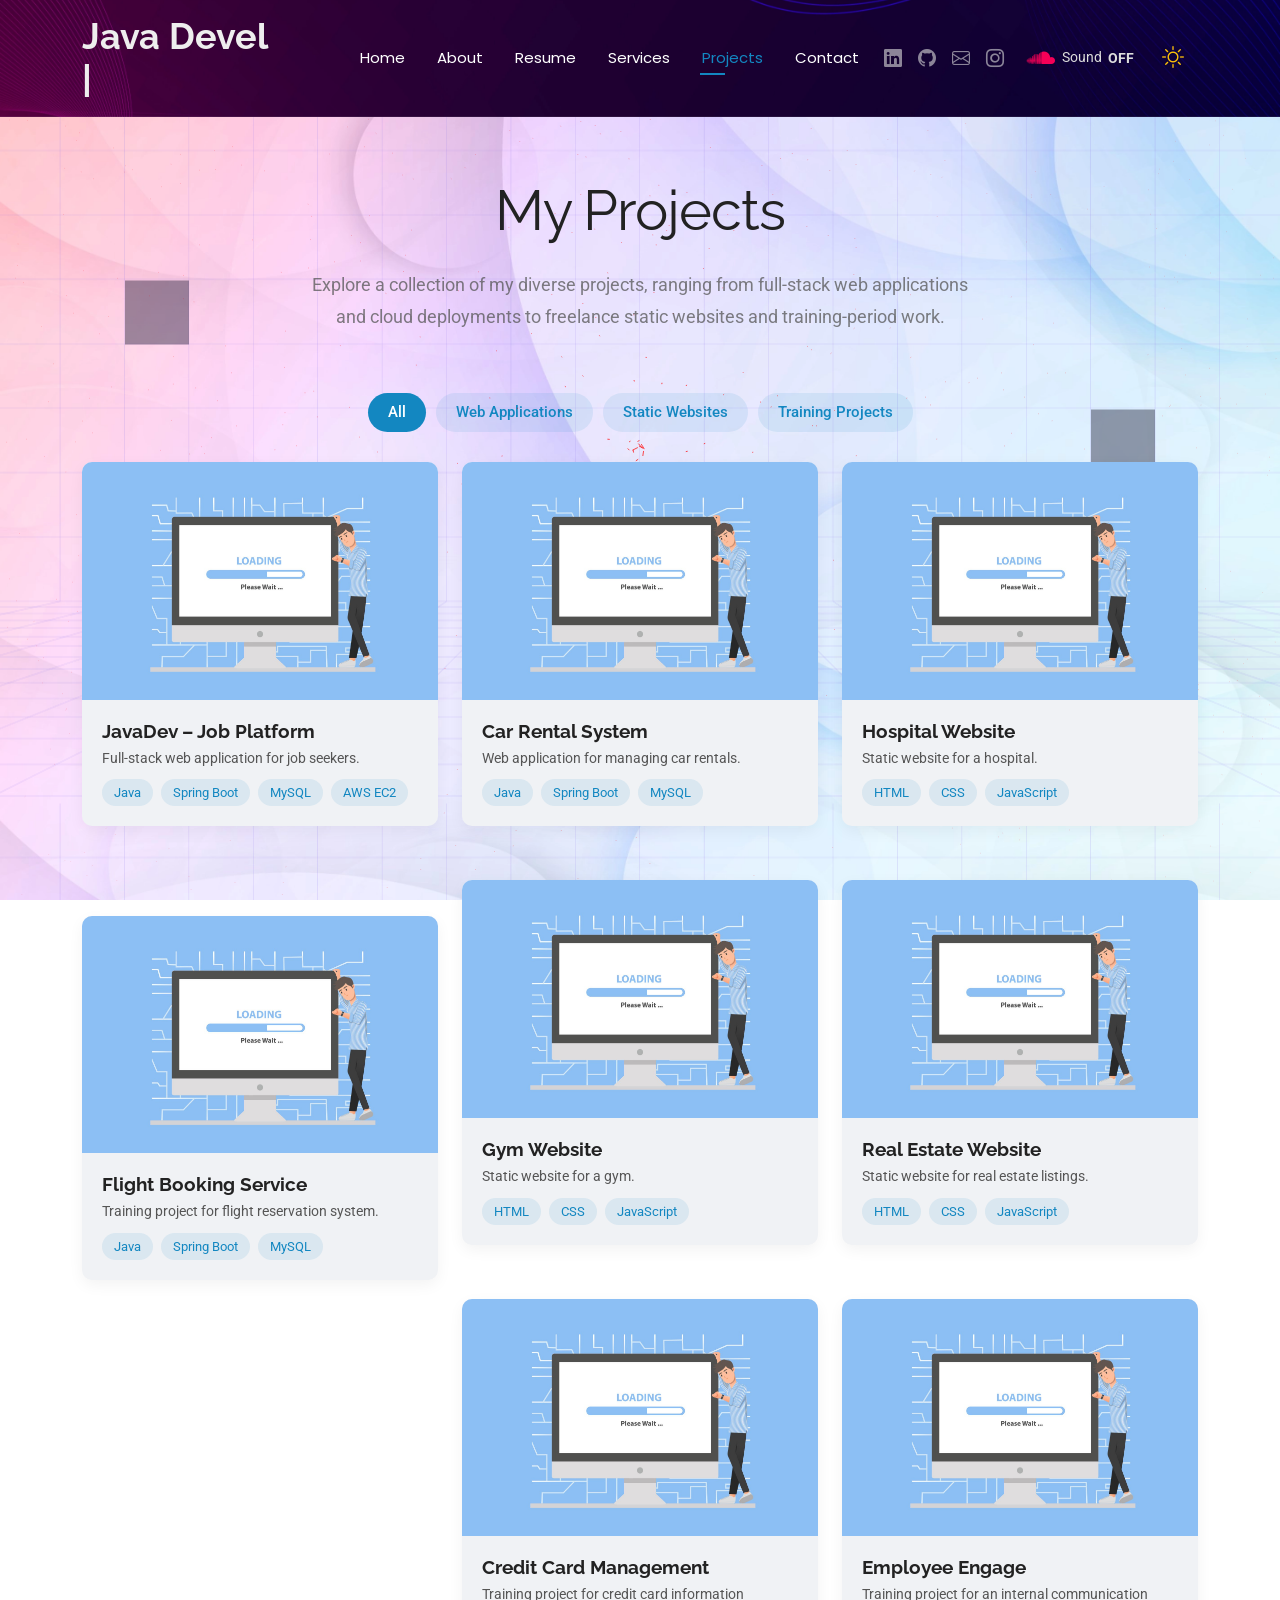
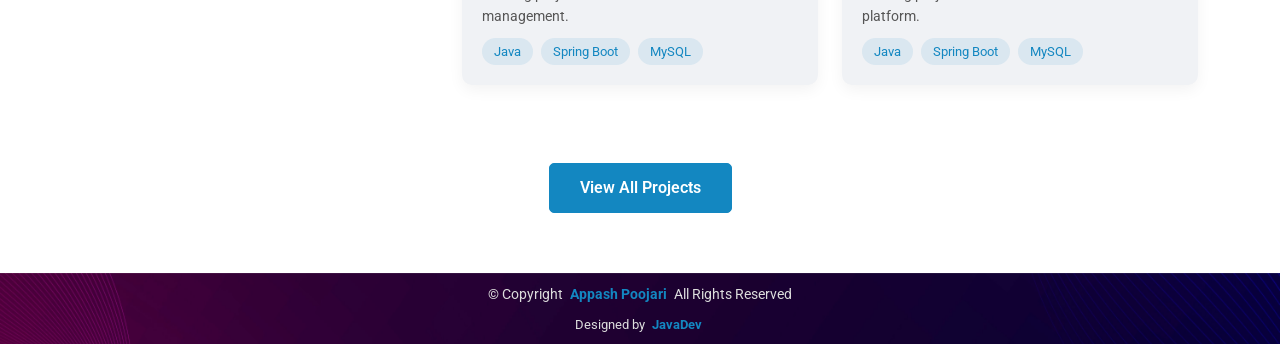
<file: portfolio.html>
<!DOCTYPE html>
<html lang="en">

<head>
  <meta charset="utf-8">
  <meta content="width=device-width, initial-scale=1.0" name="viewport">
  <title>Appasha Poojari</title>
  <meta name="description" content="">
  <meta name="keywords" content="">

  <!-- Favicons -->
  <link href="assets/img/favicon.png" rel="icon">

  <!-- Fonts -->
  <link href="https://fonts.googleapis.com" rel="preconnect">
  <link href="https://fonts.gstatic.com" rel="preconnect" crossorigin>
  <link href="https://fonts.googleapis.com/css2?family=Roboto:ital,wght@0,100;0,300;0,400;0,500;0,700;0,900;1,100;1,300;1,400;1,500;1,700;1,800;1,900&family=Poppins:ital,wght@0,100;0,200;0,300;0,400;0,500;0,600;0,700;0,800;0,900;1,100;1,200;1,300;1,400;1,500;1,600;1,700;1,800;1,900&family=Raleway:ital,wght@0,100;0,200;0,300;0,400;0,500;0,600;0,700;0,800;0,900;1,100;1,200;1,300;1,400;1,500;1,600;1,700;1,800;1,900&display=swap" rel="stylesheet">
  <link rel="stylesheet" href="https://cdnjs.cloudflare.com/ajax/libs/font-awesome/5.15.4/css/all.min.css" />

  <!-- Vendor CSS Files -->
  <link href="assets/vendor/bootstrap/css/bootstrap.min.css" rel="stylesheet">
  <link href="assets/vendor/bootstrap-icons/bootstrap-icons.css" rel="stylesheet">
  <link href="assets/vendor/aos/aos.css" rel="stylesheet">
  <link href="assets/vendor/swiper/swiper-bundle.min.css" rel="stylesheet">
  <link href="assets/vendor/glightbox/css/glightbox.min.css" rel="stylesheet">

  <!-- Main CSS File -->
  <link href="assets/css/main.css" rel="stylesheet">

  <!-- ======================================================= -->

  <!-- Microsoft Clarity tracking code -->
  <script type="text/javascript">
    (function(c,l,a,r,i,t,y){
        c[a]=c[a]||function(){(c[a].q=c[a].q||[]).push(arguments)};
        t=l.createElement(r);t.async=1;t.src="https://www.clarity.ms/tag/"+i;
        y=l.getElementsByTagName(r)[0];y.parentNode.insertBefore(t,y);
    })(window, document, "clarity", "script", "oarkkvtr13");
  </script>
</head>

<body class="index-page">

    <canvas id="c"></canvas>

  <header id="header" class="header d-flex align-items-center light-background sticky-top">
    <div class="container position-relative d-flex align-items-center justify-content-between">

      <a href="index.html" class="logo d-flex align-items-center me-auto me-xl-0">
        <h1 class="sitename"><span class="typed" data-typed-items="Java Developer, AWS Certified"></span></h1>
      </a>

      <nav id="navmenu" class="navmenu">
        <ul>
          <li><a href="index.html">Home</a></li>
          <li><a href="about.html">About</a></li>
          <li><a href="resume.html">Resume</a></li>
          <li><a href="services.html">Services</a></li>
          <li><a href="portfolio.html" class="active">Projects</a></li>
          <li><a href="contact.html">Contact</a></li>
        </ul>
        <i class="mobile-nav-toggle d-xl-none bi bi-list"></i>
      </nav>

      <div class="header-social-links">
        <a href="https://www.linkedin.com/in/appash/" class="linkedin" target="_blank"><i class="bi bi-linkedin"></i></a>
        <a href="https://github.com/Appash047" class="github" target="_blank"><i class="bi bi-github"></i></a>
        <a href="mailto:p.appash047@gmail.com" class="email"><i class="bi bi-envelope"></i></a>
        <a href="https://www.instagram.com/appash_poojari/" class="instagram" target="_blank"><i class="bi bi-instagram"></i></a>
      </div>

      <div id="sound">
        <audio id="myAudio" loop preload="none">
          <source src="assets/mp3/Night.mp3" type="audio/mpeg" />
          Your browser does not support audio.
        </audio>
        <i class="fab fa-soundcloud sound-cloud"></i>
        <span class="sound-label">Sound</span>
        <div class="on-off">
          <span id="off">OFF</span>
          <span id="on" style="display:none;">ON</span>
        </div>
      </div>

      <div class="mode-toggle">
        <i class="bi bi-sun sun-icon"></i>
        <i class="bi bi-moon moon-icon"></i>
      </div>
    </div>
  </header>

  <main class="main">

    <!-- Portfolio Section -->
    <section id="portfolio" class="portfolio section">

      <!-- Section Title -->
      <div class="container section-title" data-aos="fade-up">
        <h2>My Projects</h2>
        <p>Explore a collection of my diverse projects, ranging from full-stack web applications and cloud deployments to freelance static websites and training-period work.</p>
      </div><!-- End Section Title -->

      <div class="container" data-aos="fade-up" data-aos-delay="100">

        <div class="isotope-layout" data-default-filter="*" data-layout="masonry" data-sort="original-order">
          <ul class="portfolio-filters isotope-filters" data-aos="fade-up" data-aos-delay="200">
            <li data-filter="*" class="filter-active">All</li>
            <li data-filter=".filter-web-app">Web Applications</li>
            <li data-filter=".filter-static">Static Websites</li>
            <li data-filter=".filter-training">Training Projects</li>
          </ul><!-- End Portfolio Filters -->

          <div class="row gy-4 isotope-container" data-aos="fade-up" data-aos-delay="300">
            
            <!-- JavaDev – Job Platform Web Application -->
            <div class="col-lg-4 col-md-6 portfolio-item isotope-item filter-web-app">
              <div class="portfolio-card">
                <div class="portfolio-img">
                  <img src="assets/img/portfolio/Dummy.jpg" alt="JavaDev Project" class="img-fluid">
                  <div class="portfolio-overlay">
                    <a href="assets/img/portfolio/Dummy.jpg" class="glightbox portfolio-lightbox"><i class="bi bi-plus"></i></a>
                    <a href="portfolio-details.html" class="portfolio-details-link"><i class="bi bi-link"></i></a>
                  </div>
                </div>
                <div class="portfolio-info">
                  <h4>JavaDev – Job Platform</h4>
                  <p>Full-stack web application for job seekers.</p>
                  <div class="portfolio-tags">
                    <span>Java</span>
                    <span>Spring Boot</span>
                    <span>MySQL</span>
                    <span>AWS EC2</span>
                  </div>
                </div>
              </div>
            </div><!-- End Project Item -->

            <!-- Car Rental System -->
            <div class="col-lg-4 col-md-6 portfolio-item isotope-item filter-web-app">
              <div class="portfolio-card">
                <div class="portfolio-img">
                  <img src="assets/img/portfolio/Dummy.jpg" alt="Car Rental System" class="img-fluid">
                  <div class="portfolio-overlay">
                    <a href="assets/img/portfolio/Dummy.jpg" class="glightbox portfolio-lightbox"><i class="bi bi-plus"></i></a>
                    <a href="portfolio-details.html" class="portfolio-details-link"><i class="bi bi-link"></i></a>
                  </div>
                </div>
                <div class="portfolio-info">
                  <h4>Car Rental System</h4>
                  <p>Web application for managing car rentals.</p>
                  <div class="portfolio-tags">
                    <span>Java</span>
                    <span>Spring Boot</span>
                    <span>MySQL</span>
                  </div>
                </div>
              </div>
            </div><!-- End Project Item -->

            <!-- Hospital Website -->
            <div class="col-lg-4 col-md-6 portfolio-item isotope-item filter-static">
              <div class="portfolio-card">
                <div class="portfolio-img">
                  <img src="assets/img/portfolio/Dummy.jpg" alt="Hospital Website" class="img-fluid">
                  <div class="portfolio-overlay">
                    <a href="assets/img/portfolio/Dummy.jpg" class="glightbox portfolio-lightbox"><i class="bi bi-plus"></i></a>
                    <a href="portfolio-details.html" class="portfolio-details-link"><i class="bi bi-link"></i></a>
                  </div>
                </div>
                <div class="portfolio-info">
                  <h4>Hospital Website</h4>
                  <p>Static website for a hospital.</p>
                  <div class="portfolio-tags">
                    <span>HTML</span>
                    <span>CSS</span>
                    <span>JavaScript</span>
                  </div>
                </div>
              </div>
            </div><!-- End Project Item -->

            <!-- Gym Website -->
            <div class="col-lg-4 col-md-6 portfolio-item isotope-item filter-static">
              <div class="portfolio-card">
                <div class="portfolio-img">
                  <img src="assets/img/portfolio/Dummy.jpg" alt="Gym Website" class="img-fluid">
                  <div class="portfolio-overlay">
                    <a href="assets/img/portfolio/Dummy.jpg" class="glightbox portfolio-lightbox"><i class="bi bi-plus"></i></a>
                    <a href="portfolio-details.html" class="portfolio-details-link"><i class="bi bi-link"></i></a>
                  </div>
                </div>
                <div class="portfolio-info">
                  <h4>Gym Website</h4>
                  <p>Static website for a gym.</p>
                  <div class="portfolio-tags">
                    <span>HTML</span>
                    <span>CSS</span>
                    <span>JavaScript</span>
                  </div>
                </div>
              </div>
            </div><!-- End Project Item -->

            <!-- Real Estate Website -->
            <div class="col-lg-4 col-md-6 portfolio-item isotope-item filter-static">
              <div class="portfolio-card">
                <div class="portfolio-img">
                  <img src="assets/img/portfolio/Dummy.jpg" alt="Real Estate Website" class="img-fluid">
                  <div class="portfolio-overlay">
                    <a href="assets/img/portfolio/Dummy.jpg" class="glightbox portfolio-lightbox"><i class="bi bi-plus"></i></a>
                    <a href="portfolio-details.html" class="portfolio-details-link"><i class="bi bi-link"></i></a>
                  </div>
                </div>
                <div class="portfolio-info">
                  <h4>Real Estate Website</h4>
                  <p>Static website for real estate listings.</p>
                  <div class="portfolio-tags">
                    <span>HTML</span>
                    <span>CSS</span>
                    <span>JavaScript</span>
                  </div>
                </div>
              </div>
            </div><!-- End Project Item -->

            <!-- Flight Booking Service -->
            <div class="col-lg-4 col-md-6 portfolio-item isotope-item filter-training">
              <div class="portfolio-card">
                <div class="portfolio-img">
                  <img src="assets/img/portfolio/Dummy.jpg" alt="Flight Booking Service" class="img-fluid">
                  <div class="portfolio-overlay">
                    <a href="assets/img/portfolio/Dummy.jpg" class="glightbox portfolio-lightbox"><i class="bi bi-plus"></i></a>
                    <a href="portfolio-details.html" class="portfolio-details-link"><i class="bi bi-link"></i></a>
                  </div>
                </div>
                <div class="portfolio-info">
                  <h4>Flight Booking Service</h4>
                  <p>Training project for flight reservation system.</p>
                  <div class="portfolio-tags">
                    <span>Java</span>
                    <span>Spring Boot</span>
                    <span>MySQL</span>
                  </div>
                </div>
              </div>
            </div><!-- End Project Item -->

            <!-- Credit Card Management -->
            <div class="col-lg-4 col-md-6 portfolio-item isotope-item filter-training">
              <div class="portfolio-card">
                <div class="portfolio-img">
                  <img src="assets/img/portfolio/Dummy.jpg" alt="Credit Card Management" class="img-fluid">
                  <div class="portfolio-overlay">
                    <a href="assets/img/portfolio/Dummy.jpg" class="glightbox portfolio-lightbox"><i class="bi bi-plus"></i></a>
                    <a href="portfolio-details.html" class="portfolio-details-link"><i class="bi bi-link"></i></a>
                  </div>
                </div>
                <div class="portfolio-info">
                  <h4>Credit Card Management</h4>
                  <p>Training project for credit card information management.</p>
                  <div class="portfolio-tags">
                    <span>Java</span>
                    <span>Spring Boot</span>
                    <span>MySQL</span>
                  </div>
                </div>
              </div>
            </div><!-- End Project Item -->

            <!-- Employee Engage -->
            <div class="col-lg-4 col-md-6 portfolio-item isotope-item filter-training">
              <div class="portfolio-card">
                <div class="portfolio-img">
                  <img src="assets/img/portfolio/Dummy.jpg" alt="Employee Engage" class="img-fluid">
                  <div class="portfolio-overlay">
                    <a href="assets/img/portfolio/Dummy.jpg" class="glightbox portfolio-lightbox"><i class="bi bi-plus"></i></a>
                    <a href="portfolio-details.html" class="portfolio-details-link"><i class="bi bi-link"></i></a>
                  </div>
                </div>
                <div class="portfolio-info">
                  <h4>Employee Engage</h4>
                  <p>Training project for an internal communication platform.</p>
                  <div class="portfolio-tags">
                    <span>Java</span>
                    <span>Spring Boot</span>
                    <span>MySQL</span>
                  </div>
                </div>
              </div>
            </div><!-- End Project Item -->

          </div><!-- End Portfolio Items Container -->

        </div>

        <div class="text-center mt-5" data-aos="fade-up" data-aos-delay="400">
          <a href="#portfolio" class="btn btn-primary">View All Projects</a>
        </div>

      </div>

    </section><!-- /Portfolio Section -->

  </main>

  <footer id="footer" class="footer">
    <div class="container">
      <div class="copyright text-center">
        <p>© <span>Copyright</span> 
          <strong class="px-1 sitename">
            <a href="https://www.linkedin.com/in/appash/" target="_blank">Appash Poojari</a>
          </strong> 
          <span>All Rights Reserved<br></span>
        </p>
      </div>
      <div class="credits">
        Designed by 
        <a href="#" ><strong class="px-1 sitename">JavaDev</strong></a>
      </div>
    </div>
  </footer>

  <!-- Scroll Top -->
  <a href="#" id="scroll-top" class="scroll-top d-flex align-items-center justify-content-center">
    <i class="bi bi-arrow-up-short"></i>
  </a>

  <!-- Preloader -->
  <div id="preloader"></div>

  <!-- Add TagCanvas library once in your page footer or <head> -->
  <script src="https://www.goat1000.com/tagcanvas.min.js" defer></script>

  <!-- Vendor JS Files -->
  <script src="assets/vendor/bootstrap/js/bootstrap.bundle.min.js" defer></script>
  <script src="assets/vendor/aos/aos.js" defer></script>
  <script src="assets/vendor/typed.js/typed.umd.js" defer></script>
  <script src="assets/vendor/waypoints/noframework.waypoints.js" defer></script>
  <script src="assets/vendor/purecounter/purecounter_vanilla.js" defer></script>
  <script src="assets/vendor/swiper/swiper-bundle.min.js" defer></script>
  <script src="assets/vendor/imagesloaded/imagesloaded.pkgd.min.js" defer></script>
  <script src="assets/vendor/isotope-layout/isotope.pkgd.min.js" defer></script>
  <script src="assets/vendor/glightbox/js/glightbox.min.js" defer></script>

  <!-- Main JS File -->
  <script src="assets/js/main.js" defer></script>

</body>

</html>
</file>
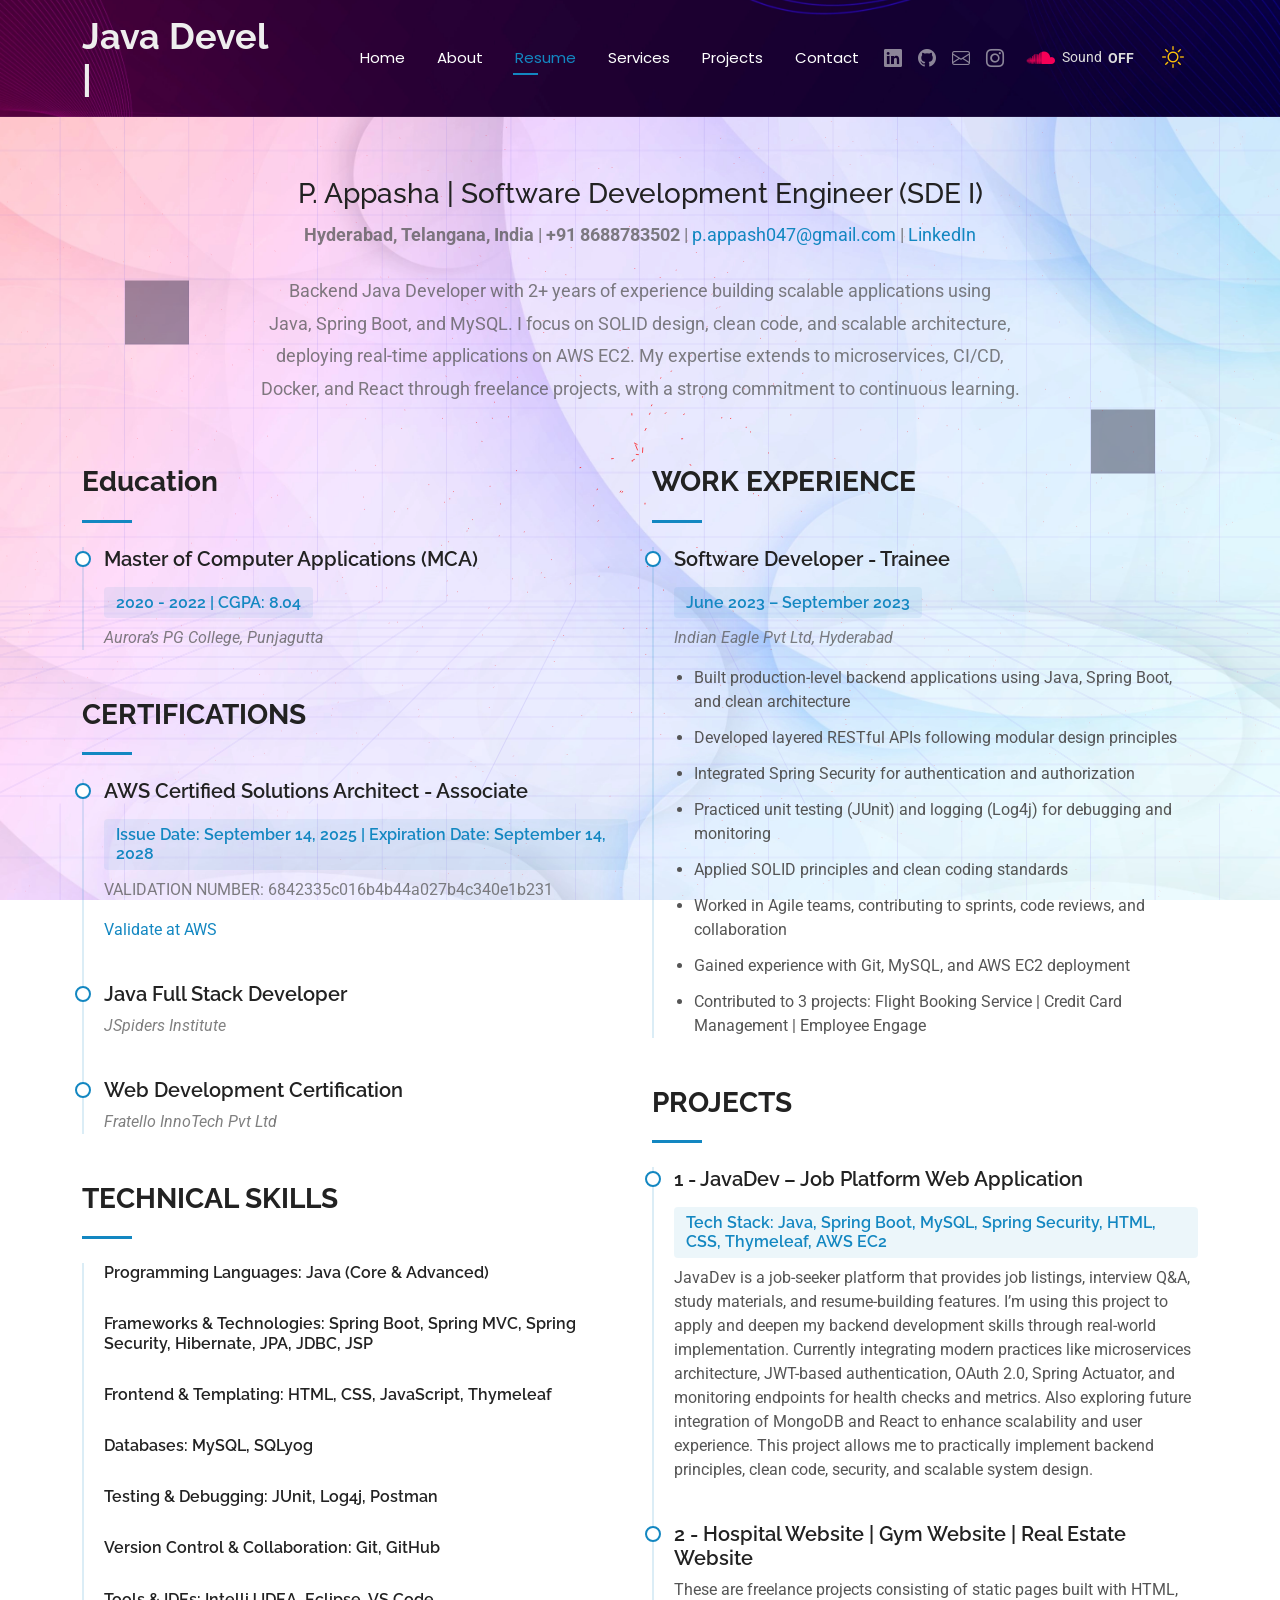
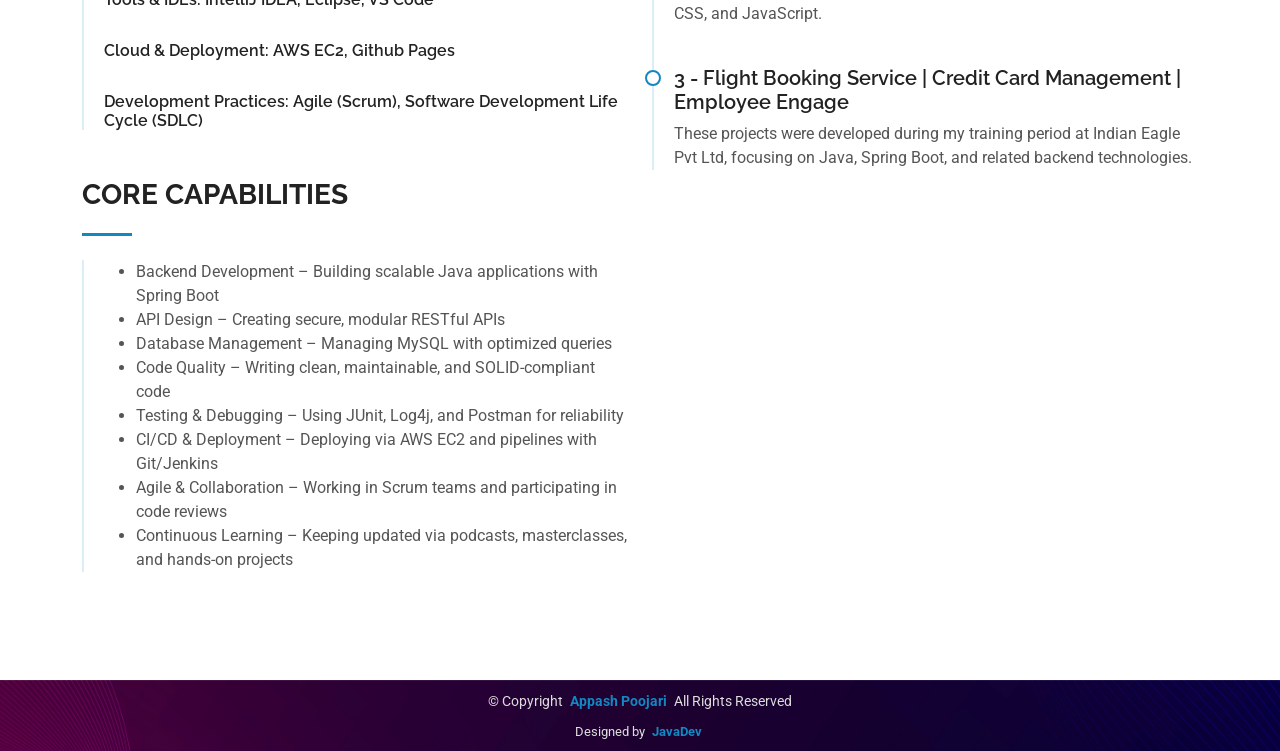
<file: resume.html>
<!DOCTYPE html>
<html lang="en">

<head>
  <meta charset="utf-8">
  <meta content="width=device-width, initial-scale=1.0" name="viewport">
  <title>Appasha Poojari</title>
  <meta name="description" content="">
  <meta name="keywords" content="">

  <!-- Favicons -->
  <link href="assets/img/favicon.png" rel="icon">

  <!-- Fonts -->
  <link href="https://fonts.googleapis.com" rel="preconnect">
  <link href="https://fonts.gstatic.com" rel="preconnect" crossorigin>
  <link href="https://fonts.googleapis.com/css2?family=Roboto:ital,wght@0,100;0,300;0,400;0,500;0,700;0,900;1,100;1,300;1,400;1,500;1,700;1,800;1,900&family=Poppins:ital,wght@0,100;0,200;0,300;0,400;0,500;0,600;0,700;0,800;0,900;1,100;1,200;1,300;1,400;1,500;1,600;1,700;1,800;1,900&family=Raleway:ital,wght@0,100;0,200;0,300;0,400;0,500;0,600;0,700;0,800;0,900;1,100;1,200;1,300;1,400;1,500;1,600;1,700;1,800;1,900&display=swap" rel="stylesheet">

  <!-- Vendor CSS Files -->
  <link href="assets/vendor/bootstrap/css/bootstrap.min.css" rel="stylesheet">
  <link href="assets/vendor/bootstrap-icons/bootstrap-icons.css" rel="stylesheet">
  <link href="assets/vendor/aos/aos.css" rel="stylesheet">
  <link href="assets/vendor/swiper/swiper-bundle.min.css" rel="stylesheet">
  <link href="assets/vendor/glightbox/css/glightbox.min.css" rel="stylesheet">
  <link rel="stylesheet" href="https://cdnjs.cloudflare.com/ajax/libs/font-awesome/5.15.4/css/all.min.css" />

  <!-- Main CSS File -->
  <link href="assets/css/main.css" rel="stylesheet">

  <!-- ======================================================= -->

  <!-- Microsoft Clarity tracking code -->
  <script type="text/javascript">
    (function(c,l,a,r,i,t,y){
        c[a]=c[a]||function(){(c[a].q=c[a].q||[]).push(arguments)};
        t=l.createElement(r);t.async=1;t.src="https://www.clarity.ms/tag/"+i;
        y=l.getElementsByTagName(r)[0];y.parentNode.insertBefore(t,y);
    })(window, document, "clarity", "script", "oarkkvtr13");
  </script>
</head>

<body class="index-page">

    <canvas id="c"></canvas>

  <header id="header" class="header d-flex align-items-center light-background sticky-top">
    <div class="container position-relative d-flex align-items-center justify-content-between">
      <a href="index.html" class="logo d-flex align-items-center me-auto me-xl-0">
        <h1 class="sitename"><span class="typed" data-typed-items="Java Developer, AWS Certified"></span></h1>
      </a>

      <nav id="navmenu" class="navmenu">
        <ul>
          <li><a href="index.html">Home</a></li>
          <li><a href="about.html">About</a></li>
          <li><a href="resume.html" class="active">Resume</a></li>
          <li><a href="services.html">Services</a></li>
          <li><a href="portfolio.html">Projects</a></li>
          <li><a href="contact.html">Contact</a></li>
        </ul>
        <i class="mobile-nav-toggle d-xl-none bi bi-list"></i>
      </nav>

      <div class="header-social-links">
        <a href="https://www.linkedin.com/in/appash/" class="linkedin" target="_blank"><i class="bi bi-linkedin"></i></a>
        <a href="https://github.com/Appash047" class="github" target="_blank"><i class="bi bi-github"></i></a>
        <a href="mailto:p.appash047@gmail.com" class="email"><i class="bi bi-envelope"></i></a>
        <a href="https://www.instagram.com/appash_poojari/" class="instagram" target="_blank"><i class="bi bi-instagram"></i></a>
      </div>

      <div id="sound">
        <audio id="myAudio" loop preload="none">
          <source src="assets/mp3/Night.mp3" type="audio/mpeg" />
          Your browser does not support audio.
        </audio>
        <i class="fab fa-soundcloud sound-cloud"></i>
        <span class="sound-label">Sound</span>
        <div class="on-off">
          <span id="off">OFF</span>
          <span id="on" style="display:none;">ON</span>
        </div>
      </div>

      <div class="mode-toggle">
        <i class="bi bi-sun sun-icon"></i>
        <i class="bi bi-moon moon-icon"></i>
      </div>
    </div>
  </header>

  <main class="main">

    <!-- Resume Section -->
    <section id="resume" class="resume section">

      <!-- Section Title -->
      <div class="container section-title" data-aos="fade-up">
        <h3>P. Appasha | Software Development Engineer (SDE I)</h3>
        <div class="col-lg-12 mb-4">
          <div class="contact-info">
            <p><strong>Hyderabad, Telangana, India</strong> | <strong>+91 8688783502</strong> | <a href="mailto:p.appash047@gmail.com">p.appash047@gmail.com</a> | <a href="https://www.linkedin.com/in/appash/">LinkedIn</a></p>
          </div>
        </div>
        <p>Backend Java Developer with 2+ years of experience building scalable applications using Java, Spring Boot, and MySQL. I focus on SOLID design, clean code, and scalable architecture, deploying real-time applications on AWS EC2. My expertise extends to microservices, CI/CD, Docker, and React through freelance projects, with a strong commitment to continuous learning.</p>
      </div><!-- End Section Title -->

      <div class="container" data-aos="fade-up" data-aos-delay="100">

        <div class="row">
          
          <div class="col-lg-6">

            <!-- Education Section -->
            <div class="resume-item" data-aos="fade-up">
              <h3 class="resume-title">Education</h3>

              <div class="resume-content">
                <article class="education-item">
                  <h4>Master of Computer Applications (MCA)</h4>
                  <h5>2020 - 2022 | CGPA: 8.04</h5>
                  <p class="institution"><em>Aurora’s PG College, Punjagutta</em></p>
                </article>
              </div>
            </div><!-- End Education Section -->

            <!-- Certifications Section -->
            <div class="resume-item" data-aos="fade-up" data-aos-delay="200">
              <h3 class="resume-title">CERTIFICATIONS</h3>
              <div class="resume-content">
                <article class="certification-item">
                  <h4>AWS Certified Solutions Architect - Associate</h4>
                  <h5>Issue Date: September 14, 2025 | Expiration Date: September 14, 2028</h5>
                  <p class="institution">VALIDATION NUMBER: 6842335c016b4b44a027b4c340e1b231</p>
                  <p><a href="https://aws.amazon.com/verification">Validate at AWS</a></p>
                </article>
                <article class="certification-item">
                  <h4>Java Full Stack Developer</h4>
                  <p class="institution"><em>JSpiders Institute</em></p>
                </article>
                <article class="certification-item">
                  <h4>Web Development Certification</h4>
                  <p class="institution"><em>Fratello InnoTech Pvt Ltd</em></p>
                </article>
              </div>
            </div><!-- End Certifications Section -->

            <!-- Professional Skills Section -->
            <div class="resume-item skills-animation" data-aos="fade-up">
              <h3 class="resume-title">TECHNICAL SKILLS</h3>

              <div class="resume-content">
                <div class="skill-item">
                  <h4>Programming Languages: Java (Core & Advanced)</h4>
                </div>
                <div class="skill-item">
                  <h4>Frameworks & Technologies: Spring Boot, Spring MVC, Spring Security, Hibernate, JPA, JDBC, JSP</h4>
                </div>
                <div class="skill-item">
                  <h4>Frontend & Templating: HTML, CSS, JavaScript, Thymeleaf</h4>
                </div>
                <div class="skill-item">
                  <h4>Databases: MySQL, SQLyog</h4>
                </div>
                <div class="skill-item">
                  <h4>Testing & Debugging: JUnit, Log4j, Postman</h4>
                </div>
                <div class="skill-item">
                  <h4>Version Control & Collaboration: Git, GitHub</h4>
                </div>
                <div class="skill-item">
                  <h4>Tools & IDEs: IntelliJ IDEA, Eclipse, VS Code</h4>
                </div>
                <div class="skill-item">
                  <h4>Cloud & Deployment: AWS EC2, Github Pages</h4>
                </div>
                <div class="skill-item">
                  <h4>Development Practices: Agile (Scrum), Software Development Life Cycle (SDLC)</h4>
                </div>
              </div>
            </div><!-- End Professional Skills Section -->

            <!-- Core Capabilities Section -->
            <div class="resume-item" data-aos="fade-up" data-aos-delay="250">
              <h3 class="resume-title">CORE CAPABILITIES</h3>
              <div class="resume-content">
                <ul>
                  <li>Backend Development – Building scalable Java applications with Spring Boot</li>
                  <li>API Design – Creating secure, modular RESTful APIs</li>
                  <li>Database Management – Managing MySQL with optimized queries</li>
                  <li>Code Quality – Writing clean, maintainable, and SOLID-compliant code</li>
                  <li>Testing & Debugging – Using JUnit, Log4j, and Postman for reliability</li>
                  <li>CI/CD & Deployment – Deploying via AWS EC2 and pipelines with Git/Jenkins</li>
                  <li>Agile & Collaboration – Working in Scrum teams and participating in code reviews</li>
                  <li>Continuous Learning – Keeping updated via podcasts, masterclasses, and hands-on projects</li>
                </ul>
              </div>
            </div><!-- End Core Capabilities Section -->

          </div>

          <div class="col-lg-6">
            <!-- Experience Section -->
            <div class="resume-item" data-aos="fade-up" data-aos-delay="100">
              <h3 class="resume-title">WORK EXPERIENCE</h3>

              <div class="resume-content">
                <article class="experience-item">
                  <h4>Software Developer - Trainee</h4>
                  <h5>June 2023 – September 2023</h5>
                  <p class="company"><em>Indian Eagle Pvt Ltd, Hyderabad</em></p>
                  <ul>
                    <li>Built production-level backend applications using Java, Spring Boot, and clean architecture</li>
                    <li>Developed layered RESTful APIs following modular design principles</li>
                    <li>Integrated Spring Security for authentication and authorization</li>
                    <li>Practiced unit testing (JUnit) and logging (Log4j) for debugging and monitoring</li>
                    <li>Applied SOLID principles and clean coding standards</li>
                    <li>Worked in Agile teams, contributing to sprints, code reviews, and collaboration</li>
                    <li>Gained experience with Git, MySQL, and AWS EC2 deployment</li>
                    <li>Contributed to 3 projects: Flight Booking Service | Credit Card Management | Employee Engage</li>
                  </ul>
                </article>
              </div>
            </div><!-- End Experience Section -->

            <!-- Projects Section -->
            <div class="resume-item" data-aos="fade-up" data-aos-delay="200">
              <h3 class="resume-title">PROJECTS</h3>
              <div class="resume-content">
                <article class="project-item">
                  <h4>1 - JavaDev – Job Platform Web Application</h4>
                  <h5>Tech Stack: Java, Spring Boot, MySQL, Spring Security, HTML, CSS, Thymeleaf, AWS EC2</h5>
                  <p>JavaDev is a job-seeker platform that provides job listings, interview Q&A, study materials, and resume-building features. I’m using this project to apply and deepen my backend development skills through real-world implementation. Currently integrating modern practices like microservices architecture, JWT-based authentication, OAuth 2.0, Spring Actuator, and monitoring endpoints for health checks and metrics. Also exploring future integration of MongoDB and React to enhance scalability and user experience. This project allows me to practically implement backend principles, clean code, security, and scalable system design.</p>
                </article>
                <article class="project-item">
                  <h4>2 - Hospital Website | Gym Website | Real Estate Website</h4>
                  <p>These are freelance projects consisting of static pages built with HTML, CSS, and JavaScript.</p>
                </article>
                <article class="project-item">
                  <h4>3 - Flight Booking Service | Credit Card Management | Employee Engage</h4>
                  <p>These projects were developed during my training period at Indian Eagle Pvt Ltd, focusing on Java, Spring Boot, and related backend technologies.</p>
                </article>
              </div>
            </div><!-- End Projects Section -->

          </div>
        </div>

      </div>

    </section><!-- /Resume Section -->

  </main>

  <footer id="footer" class="footer">
    <div class="container">
      <div class="copyright text-center">
        <p>© <span>Copyright</span> 
          <strong class="px-1 sitename">
            <a href="https://www.linkedin.com/in/appash/" target="_blank">Appash Poojari</a>
          </strong> 
          <span>All Rights Reserved<br></span>
        </p>
      </div>
      <div class="credits">
        Designed by 
        <a href="#" ><strong class="px-1 sitename">JavaDev</strong></a>
      </div>
    </div>
  </footer>

  <!-- Scroll Top -->
  <a href="#" id="scroll-top" class="scroll-top d-flex align-items-center justify-content-center"><i class="bi bi-arrow-up-short"></i></a>

  <!-- Preloader -->
  <div id="preloader"></div>

  <!-- Add TagCanvas library once in your page footer or <head> -->
  <script src="https://www.goat1000.com/tagcanvas.min.js" defer></script>

  <!-- Vendor JS Files -->
  <script src="assets/vendor/bootstrap/js/bootstrap.bundle.min.js" defer></script>
  <script src="assets/vendor/aos/aos.js" defer></script>
  <script src="assets/vendor/typed.js/typed.umd.js" defer></script>
  <script src="assets/vendor/waypoints/noframework.waypoints.js" defer></script>
  <script src="assets/vendor/purecounter/purecounter_vanilla.js" defer></script>
  <script src="assets/vendor/swiper/swiper-bundle.min.js" defer></script>
  <script src="assets/vendor/imagesloaded/imagesloaded.pkgd.min.js" defer></script>
  <script src="assets/vendor/isotope-layout/isotope.pkgd.min.js" defer></script>
  <script src="assets/vendor/glightbox/js/glightbox.min.js" defer></script>

  <!-- Main JS File -->
  <script src="assets/js/main.js" defer></script>

</body>

</html>
</file>
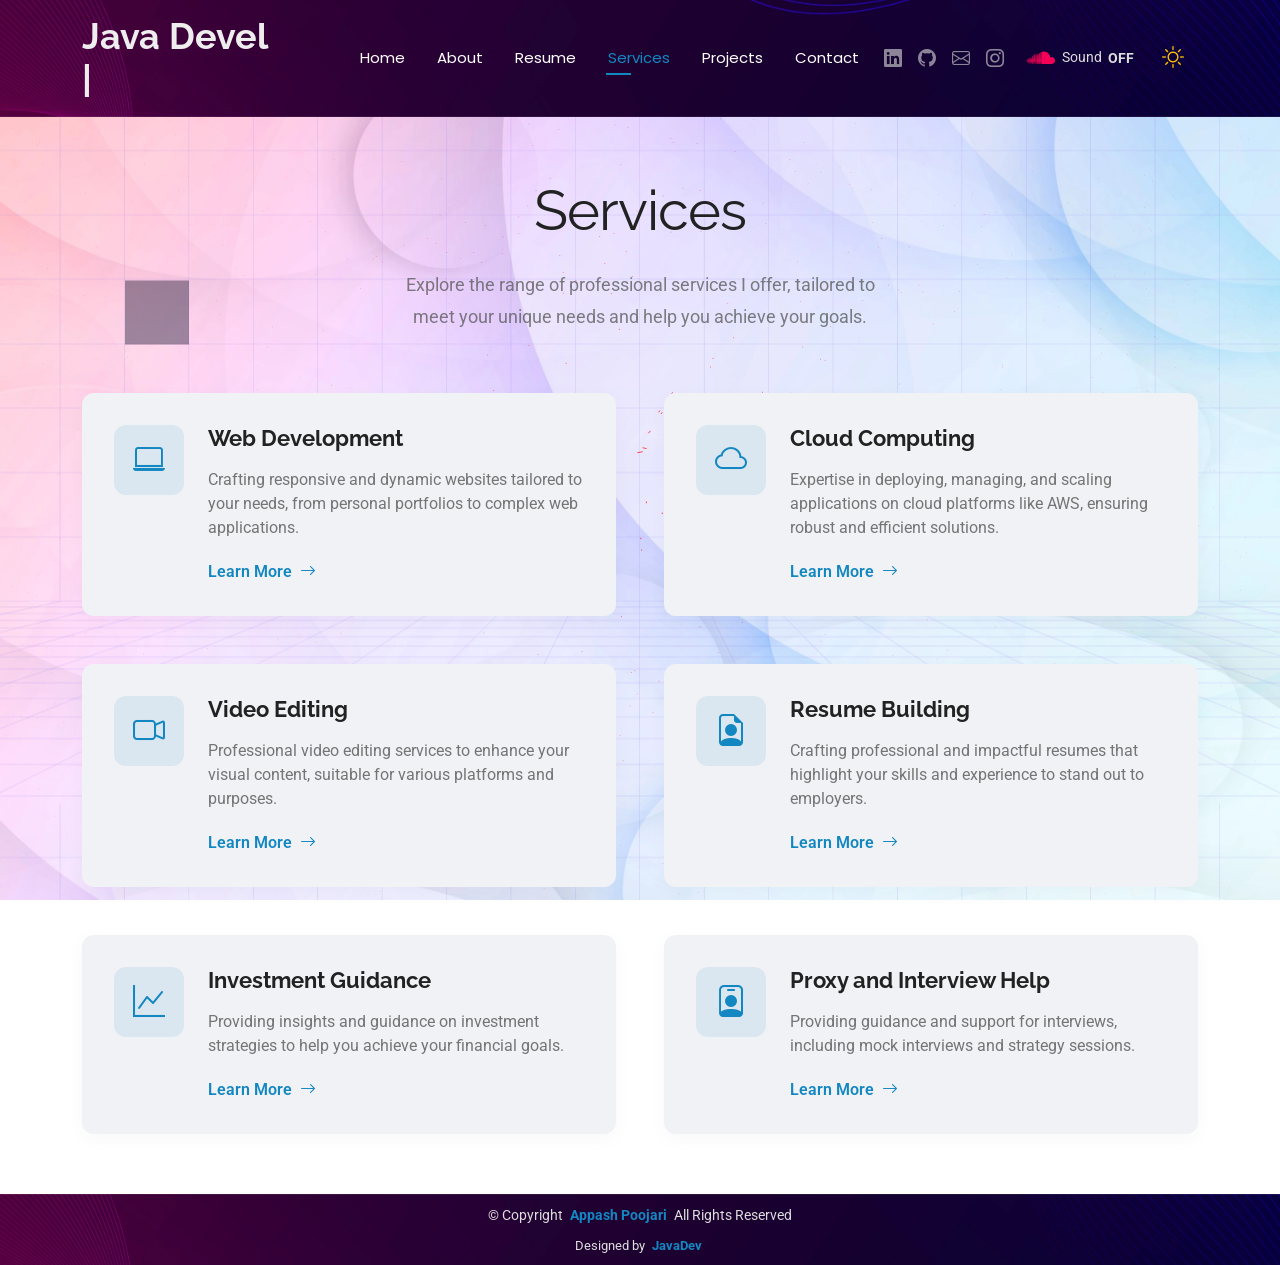
<file: services.html>
<!DOCTYPE html>
<html lang="en">

<head>
  <meta charset="utf-8">
  <meta content="width=device-width, initial-scale=1.0" name="viewport">
  <title>Appasha Poojari</title>
  <meta name="description" content="">
  <meta name="keywords" content="">

  <!-- Favicons -->
  <link href="assets/img/favicon.png" rel="icon">

  <!-- Fonts -->
  <link href="https://fonts.googleapis.com" rel="preconnect">
  <link href="https://fonts.gstatic.com" rel="preconnect" crossorigin>
  <link href="https://fonts.googleapis.com/css2?family=Roboto:ital,wght@0,100;0,300;0,400;0,500;0,700;0,900;1,100;1,300;1,400;1,500;1,700;1,800;1,900&family=Poppins:ital,wght@0,100;0,200;0,300;0,400;0,500;0,600;0,700;0,800;0,900;1,100;1,200;1,300;1,400;1,500;1,600;1,700;1,800;1,900&family=Raleway:ital,wght@0,100;0,200;0,300;0,400;0,500;0,600;0,700;0,800;0,900;1,100;1,200;1,300;1,400;1,500;1,600;1,700;1,800;1,900&display=swap" rel="stylesheet">

  <!-- Vendor CSS Files -->
  <link href="assets/vendor/bootstrap/css/bootstrap.min.css" rel="stylesheet">
  <link href="assets/vendor/bootstrap-icons/bootstrap-icons.css" rel="stylesheet">
  <link href="assets/vendor/aos/aos.css" rel="stylesheet">
  <link href="assets/vendor/swiper/swiper-bundle.min.css" rel="stylesheet">
  <link href="assets/vendor/glightbox/css/glightbox.min.css" rel="stylesheet">
  <link rel="stylesheet" href="https://cdnjs.cloudflare.com/ajax/libs/font-awesome/5.15.4/css/all.min.css" />

  <!-- Main CSS File -->
  <link href="assets/css/main.css" rel="stylesheet">

  <!-- ======================================================= -->

  <!-- Microsoft Clarity tracking code -->
  <script type="text/javascript">
    (function(c,l,a,r,i,t,y){
        c[a]=c[a]||function(){(c[a].q=c[a].q||[]).push(arguments)};
        t=l.createElement(r);t.async=1;t.src="https://www.clarity.ms/tag/"+i;
        y=l.getElementsByTagName(r)[0];y.parentNode.insertBefore(t,y);
    })(window, document, "clarity", "script", "oarkkvtr13");
  </script>
</head>

<body class="index-page">

    <canvas id="c"></canvas>

  <header id="header" class="header d-flex align-items-center light-background sticky-top">
    <div class="container position-relative d-flex align-items-center justify-content-between">
      <a href="index.html" class="logo d-flex align-items-center me-auto me-xl-0">
        <h1 class="sitename"><span class="typed" data-typed-items="Java Developer, AWS Certified"></span></h1>
      </a>

      <nav id="navmenu" class="navmenu">
        <ul>
          <li><a href="index.html">Home</a></li>
          <li><a href="about.html">About</a></li>
          <li><a href="resume.html">Resume</a></li>
          <li><a href="services.html" class="active">Services</a></li>
          <li><a href="portfolio.html">Projects</a></li>
          <li><a href="contact.html">Contact</a></li>
        </ul>
        <i class="mobile-nav-toggle d-xl-none bi bi-list"></i>
      </nav>

      <div class="header-social-links">
        <a href="https://www.linkedin.com/in/appash/" class="linkedin" target="_blank"><i class="bi bi-linkedin"></i></a>
        <a href="https://github.com/Appash047" class="github" target="_blank"><i class="bi bi-github"></i></a>
        <a href="mailto:p.appash047@gmail.com" class="email"><i class="bi bi-envelope"></i></a>
        <a href="https://www.instagram.com/appash_poojari/" class="instagram" target="_blank"><i class="bi bi-instagram"></i></a>
      </div>

      <div id="sound">
        <audio id="myAudio" loop preload="none">
          <source src="assets/mp3/Night.mp3" type="audio/mpeg" />
          Your browser does not support audio.
        </audio>
        <i class="fab fa-soundcloud sound-cloud"></i>
        <span class="sound-label">Sound</span>
        <div class="on-off">
          <span id="off">OFF</span>
          <span id="on" style="display:none;">ON</span>
        </div>
      </div>

      <div class="mode-toggle">
        <i class="bi bi-sun sun-icon"></i>
        <i class="bi bi-moon moon-icon"></i>
      </div>
    </div>
  </header>

  <main class="main">

    <!-- Services Section -->
    <section id="services" class="services section">

      <!-- Section Title -->
      <div class="container section-title" data-aos="fade-up">
        <h2>Services</h2>
        <p>Explore the range of professional services I offer, tailored to meet your unique needs and help you achieve your goals.</p>
      </div><!-- End Section Title -->

      <div class="container" data-aos="fade-up" data-aos-delay="100">

        <div class="row justify-content-center g-5">

          <div class="col-md-6" data-aos="fade-right" data-aos-delay="100">
            <div class="service-item">
              <div class="service-icon">
                <i class="bi bi-laptop"></i> <!-- Changed icon -->
              </div>
              <div class="service-content">
                <h3>Web Development</h3>
                <p>Crafting responsive and dynamic websites tailored to your needs, from personal portfolios to complex web applications.</p>
                <a href="service-details.html" class="service-link">
                  <span>Learn More</span>
                  <i class="bi bi-arrow-right"></i>
                </a>
              </div>
            </div>
          </div><!-- End Service Item -->

          <div class="col-md-6" data-aos="fade-left" data-aos-delay="100">
            <div class="service-item">
              <div class="service-icon">
                <i class="bi bi-cloud"></i> <!-- Changed icon -->
              </div>
              <div class="service-content">
                <h3>Cloud Computing</h3>
                <p>Expertise in deploying, managing, and scaling applications on cloud platforms like AWS, ensuring robust and efficient solutions.</p>
                <a href="service-details.html" class="service-link">
                  <span>Learn More</span>
                  <i class="bi bi-arrow-right"></i>
                </a>
              </div>
            </div>
          </div><!-- End Service Item -->

          <div class="col-md-6" data-aos="fade-right" data-aos-delay="200">
            <div class="service-item">
              <div class="service-icon">
                <i class="bi bi-camera-video"></i> <!-- Changed icon -->
              </div>
              <div class="service-content">
                <h3>Video Editing</h3>
                <p>Professional video editing services to enhance your visual content, suitable for various platforms and purposes.</p>
                <a href="service-details.html" class="service-link">
                  <span>Learn More</span>
                  <i class="bi bi-arrow-right"></i>
                </a>
              </div>
            </div>
          </div><!-- End Service Item -->

          <div class="col-md-6" data-aos="fade-left" data-aos-delay="200">
            <div class="service-item">
              <div class="service-icon">
                <i class="bi bi-file-earmark-person"></i> <!-- Changed icon -->
              </div>
              <div class="service-content">
                <h3>Resume Building</h3>
                <p>Crafting professional and impactful resumes that highlight your skills and experience to stand out to employers.</p>
                <a href="service-details.html" class="service-link">
                  <span>Learn More</span>
                  <i class="bi bi-arrow-right"></i>
                </a>
              </div>
            </div>
          </div><!-- End Service Item -->

          <div class="col-md-6" data-aos="fade-right" data-aos-delay="300">
            <div class="service-item">
              <div class="service-icon">
                <i class="bi bi-graph-up"></i> <!-- Changed icon -->
              </div>
              <div class="service-content">
                <h3>Investment Guidance</h3>
                <p>Providing insights and guidance on investment strategies to help you achieve your financial goals.</p>
                <a href="service-details.html" class="service-link">
                  <span>Learn More</span>
                  <i class="bi bi-arrow-right"></i>
                </a>
              </div>
            </div>
          </div><!-- End Service Item -->

          <div class="col-md-6" data-aos="fade-left" data-aos-delay="300">
            <div class="service-item">
              <div class="service-icon">
                <i class="bi bi-person-badge"></i> <!-- New icon for Proxy and Interview Help -->
              </div>
              <div class="service-content">
                <h3>Proxy and Interview Help</h3>
                <p>Providing guidance and support for interviews, including mock interviews and strategy sessions.</p>
                <a href="service-details.html" class="service-link">
                  <span>Learn More</span>
                  <i class="bi bi-arrow-right"></i>
                </a>
              </div>
            </div>
          </div><!-- End Service Item -->

        </div>

      </div>

    </section><!-- /Services Section -->

  </main>

  <footer id="footer" class="footer">
    <div class="container">
      <div class="copyright text-center">
        <p>© <span>Copyright</span> 
          <strong class="px-1 sitename">
            <a href="https://www.linkedin.com/in/appash/" target="_blank">Appash Poojari</a>
          </strong> 
          <span>All Rights Reserved<br></span>
        </p>
      </div>
      <div class="credits">
        Designed by 
        <a href="#" ><strong class="px-1 sitename">JavaDev</strong></a>
      </div>
    </div>
  </footer>

  <!-- Scroll Top -->
  <a href="#" id="scroll-top" class="scroll-top d-flex align-items-center justify-content-center">
    <i class="bi bi-arrow-up-short"></i>
  </a>

  <!-- Preloader -->
  <div id="preloader"></div>

  <!-- Add TagCanvas library once in your page footer or <head> -->
  <script src="https://www.goat1000.com/tagcanvas.min.js" defer></script>

  <!-- Vendor JS Files -->
  <script src="assets/vendor/bootstrap/js/bootstrap.bundle.min.js" defer></script>
  <script src="assets/vendor/aos/aos.js" defer></script>
  <script src="assets/vendor/typed.js/typed.umd.js" defer></script>
  <script src="assets/vendor/waypoints/noframework.waypoints.js" defer></script>
  <script src="assets/vendor/purecounter/purecounter_vanilla.js" defer></script>
  <script src="assets/vendor/swiper/swiper-bundle.min.js" defer></script>
  <script src="assets/vendor/imagesloaded/imagesloaded.pkgd.min.js" defer></script>
  <script src="assets/vendor/isotope-layout/isotope.pkgd.min.js" defer></script>
  <script src="assets/vendor/glightbox/js/glightbox.min.js" defer></script>

  <!-- Main JS File -->
  <script src="assets/js/main.js" defer></script>

</body>

</html>
</file>
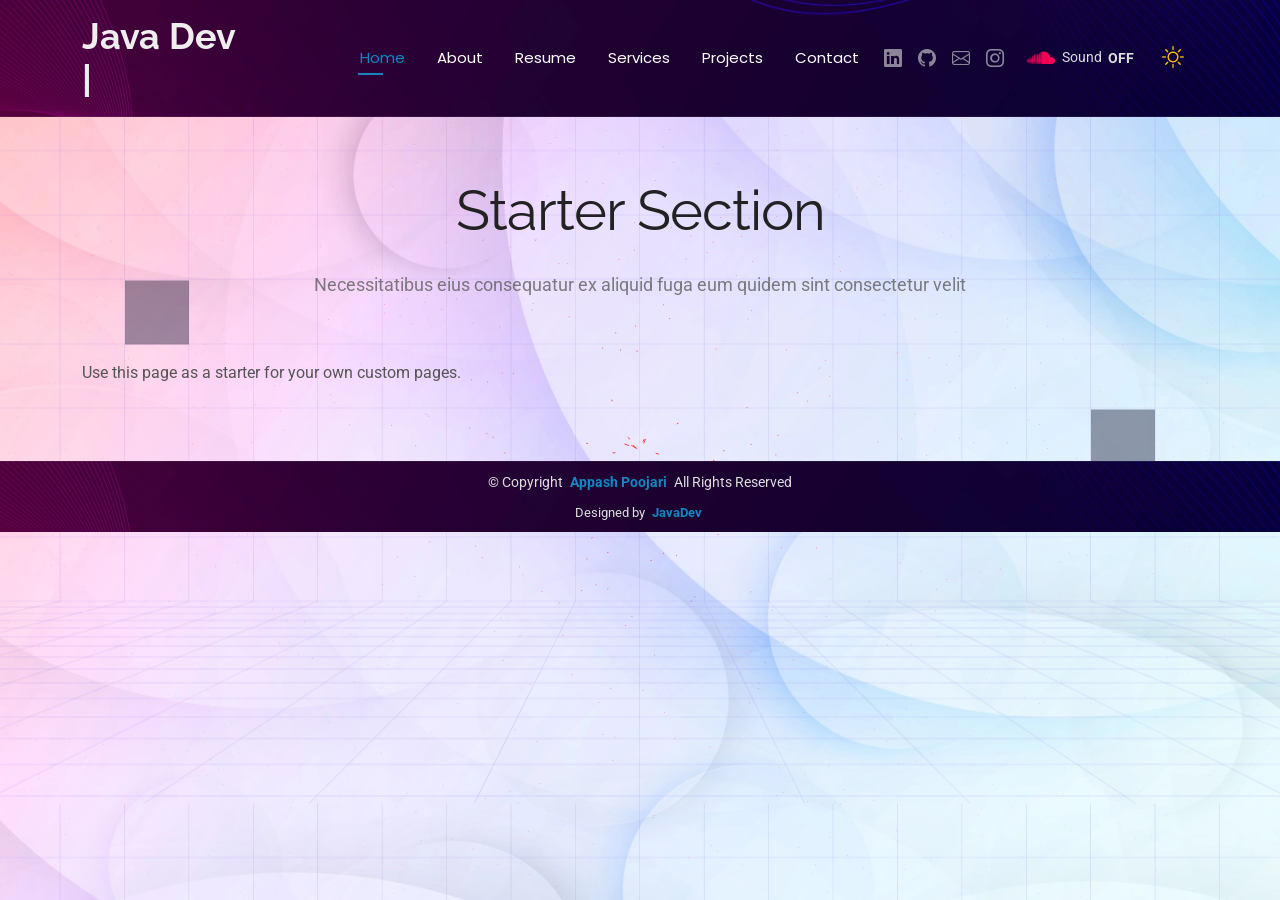
<file: starter-page.html>
<!DOCTYPE html>
<html lang="en">

<head>
  <meta charset="utf-8">
  <meta content="width=device-width, initial-scale=1.0" name="viewport">
  <title>Appasha Poojari</title>
  <meta name="description" content="">
  <meta name="keywords" content="">

  <!-- Favicons -->
  <link href="assets/img/favicon.png" rel="icon">

  <!-- Fonts -->
  <link href="https://fonts.googleapis.com" rel="preconnect">
  <link href="https://fonts.gstatic.com" rel="preconnect" crossorigin>
  <link href="https://fonts.googleapis.com/css2?family=Roboto:ital,wght@0,100;0,300;0,400;0,500;0,700;0,900;1,100;1,300;1,400;1,500;1,700;1,800;1,900&family=Poppins:ital,wght@0,100;0,200;0,300;0,400;0,500;0,600;0,700;0,800;0,900;1,100;1,200;1,300;1,400;1,500;1,600;1,700;1,800;1,900&family=Raleway:ital,wght@0,100;0,200;0,300;0,400;0,500;0,600;0,700;0,800;0,900;1,100;1,200;1,300;1,400;1,500;1,600;1,700;1,800;1,900&display=swap" rel="stylesheet">

  <!-- Vendor CSS Files -->
  <link href="assets/vendor/bootstrap/css/bootstrap.min.css" rel="stylesheet">
  <link href="assets/vendor/bootstrap-icons/bootstrap-icons.css" rel="stylesheet">
  <link href="assets/vendor/aos/aos.css" rel="stylesheet">
  <link href="assets/vendor/swiper/swiper-bundle.min.css" rel="stylesheet">
  <link href="assets/vendor/glightbox/css/glightbox.min.css" rel="stylesheet">
  <link rel="stylesheet" href="https://cdnjs.cloudflare.com/ajax/libs/font-awesome/5.15.4/css/all.min.css" />

  <!-- Main CSS File -->
  <link href="assets/css/main.css" rel="stylesheet">

  <!-- ======================================================= -->

  <!-- Microsoft Clarity tracking code -->
  <script type="text/javascript">
    (function(c,l,a,r,i,t,y){
        c[a]=c[a]||function(){(c[a].q=c[a].q||[]).push(arguments)};
        t=l.createElement(r);t.async=1;t.src="https://www.clarity.ms/tag/"+i;
        y=l.getElementsByTagName(r)[0];y.parentNode.insertBefore(t,y);
    })(window, document, "clarity", "script", "oarkkvtr13");
  </script>
</head>

<body class="index-page">

    <canvas id="c"></canvas>

  <header id="header" class="header d-flex align-items-center light-background sticky-top">
    <div class="container position-relative d-flex align-items-center justify-content-between">
      <a href="index.html" class="logo d-flex align-items-center me-auto me-xl-0">
        <h1 class="sitename"><span class="typed" data-typed-items="Java Developer, AWS Certified"></span></h1>
      </a>

      <nav id="navmenu" class="navmenu">
        <ul>
          <li><a href="index.html" class="active">Home</a></li>
          <li><a href="about.html">About</a></li>
          <li><a href="resume.html">Resume</a></li>
          <li><a href="services.html">Services</a></li>
          <li><a href="portfolio.html">Projects</a></li>
          <li><a href="contact.html">Contact</a></li>
        </ul>
        <i class="mobile-nav-toggle d-xl-none bi bi-list"></i>
      </nav>

      <div class="header-social-links">
        <a href="https://www.linkedin.com/in/appash/" class="linkedin" target="_blank"><i class="bi bi-linkedin"></i></a>
        <a href="https://github.com/Appash047" class="github" target="_blank"><i class="bi bi-github"></i></a>
        <a href="mailto:p.appash047@gmail.com" class="email"><i class="bi bi-envelope"></i></a>
        <a href="https://www.instagram.com/appash_poojari/" class="instagram" target="_blank"><i class="bi bi-instagram"></i></a>
      </div>

      <div id="sound">
        <audio id="myAudio" loop preload="none">
          <source src="assets/mp3/Night.mp3" type="audio/mpeg" />
          Your browser does not support audio.
        </audio>
        <i class="fab fa-soundcloud sound-cloud"></i>
        <span class="sound-label">Sound</span>
        <div class="on-off">
          <span id="off">OFF</span>
          <span id="on" style="display:none;">ON</span>
        </div>
      </div>

      <div class="mode-toggle">
        <i class="bi bi-sun sun-icon"></i>
        <i class="bi bi-moon moon-icon"></i>
      </div>
    </div>
  </header>

  <main class="main">

    <!-- Starter Section Section -->
    <section id="starter-section" class="starter-section section">

      <!-- Section Title -->
      <div class="container section-title" data-aos="fade-up">
        <h2>Starter Section</h2>
        <p>Necessitatibus eius consequatur ex aliquid fuga eum quidem sint consectetur velit</p>
      </div><!-- End Section Title -->

      <div class="container" data-aos="fade-up">
        <p>Use this page as a starter for your own custom pages.</p>
      </div>

    </section><!-- /Starter Section Section -->

  </main>

  <footer id="footer" class="footer">
    <div class="container">
      <div class="copyright text-center">
        <p>© <span>Copyright</span> 
          <strong class="px-1 sitename">
            <a href="https://www.linkedin.com/in/appash/" target="_blank">Appash Poojari</a>
          </strong> 
          <span>All Rights Reserved<br></span>
        </p>
      </div>
      <div class="credits">
        Designed by 
        <a href="#" ><strong class="px-1 sitename">JavaDev</strong></a>
      </div>
    </div>
  </footer>

  <!-- Scroll Top -->
  <a href="#" id="scroll-top" class="scroll-top d-flex align-items-center justify-content-center">
    <i class="bi bi-arrow-up-short"></i>
  </a>

  <!-- Preloader -->
  <div id="preloader"></div>

  <!-- Add TagCanvas library once in your page footer or <head> -->
  <script src="https://www.goat1000.com/tagcanvas.min.js" defer></script>

  <!-- Vendor JS Files -->
  <script src="assets/vendor/bootstrap/js/bootstrap.bundle.min.js" defer></script>
  <script src="assets/vendor/aos/aos.js" defer></script>
  <script src="assets/vendor/typed.js/typed.umd.js" defer></script>
  <script src="assets/vendor/waypoints/noframework.waypoints.js" defer></script>
  <script src="assets/vendor/purecounter/purecounter_vanilla.js" defer></script>
  <script src="assets/vendor/swiper/swiper-bundle.min.js" defer></script>
  <script src="assets/vendor/imagesloaded/imagesloaded.pkgd.min.js" defer></script>
  <script src="assets/vendor/isotope-layout/isotope.pkgd.min.js" defer></script>
  <script src="assets/vendor/glightbox/js/glightbox.min.js" defer></script>

  <!-- Main JS File -->
  <script src="assets/js/main.js" defer></script>

</body>

</html>
</file>
<file: assets/css/main.css>
/*--------------------------------------------------------------
# Font & Color Variables
# Help: https://bootstrapmade.com/color-system/
--------------------------------------------------------------*/
/* Fonts */
:root {
  --default-font: "Roboto", system-ui, -apple-system, "Segoe UI", Roboto, "Helvetica Neue", Arial, "Noto Sans", "Liberation Sans", sans-serif, "Apple Color Emoji", "Segoe UI Emoji", "Segoe UI Symbol", "Noto Color Emoji";
  --heading-font: "Raleway", sans-serif;
  --nav-font: "Poppins", sans-serif;
}

/* Global Colors - The following color variables are used throughout the website. Updating them here will change the color scheme of the entire website */
:root {
  --background-color: #101a20; /* Background color for the entire website, including individual sections */
  --default-color: #e7f2f7; /* Default color used for the majority of the text content across the entire website */
  --heading-color: #ffffff; /* Color for headings, subheadings and title throughout the website */
  --accent-color: #1387c1; /* Accent color that represents your brand on the website. It's used for buttons, links, and other elements that need to stand out */
  --surface-color: #141f26; /* The surface color is used as a background of boxed elements within sections, such as cards, icon boxes, or other elements that require a visual separation from the global background. */
  --contrast-color: #ffffff; /* Contrast color for text, ensuring readability against backgrounds of accent, heading, or default colors. */
  --body-bg-image: url('../img/light-bg.webp'); /* Default background image */
}

/* Nav Menu Colors - The following color variables are used specifically for the navigation menu. They are separate from the global colors to allow for more customization options */
:root {
  --nav-color: #ffffff;  /* The default color of the main navmenu links */
  --nav-hover-color: #1387c1; /* Applied to main navmenu links when they are hovered over or active */
  --nav-mobile-background-color: #213642; /* Used as the background color for mobile navigation menu */
  --nav-dropdown-background-color: #051117; /* Used as the background color for dropdown items that appear when hovering over primary navigation items */
  --nav-dropdown-color: #e7f2f7; /* Used for navigation links of the dropdown items in the navigation menu. */
  --nav-dropdown-hover-color: #1387c1; /* Similar to --nav-hover-color, this color is applied to dropdown navigation links when they are hovered over. */
}

/* Color Presets - These classes override global colors when applied to any section or element, providing reuse of the sam color scheme. */

.light-background {
  --background-color: #142027;
  --surface-color: #325264;
}

.dark-background {
  --background-color: #0b1419;
  --default-color: #ffffff;
  --heading-color: #ffffff;
  --surface-color: #252525;
  --contrast-color: #ffffff;
}

/* Smooth scroll */
:root {
  scroll-behavior: smooth;
}

/*--------------------------------------------------------------
# General Styling & Shared Classes
--------------------------------------------------------------*/
body {
  color: var(--default-color);
  background-color: var(--background-color);
  font-family: var(--default-font);
  background-image: url('../img/grid.png'), var(--body-bg-image); /* Added grid.png on top */
  background-size: auto, cover; /* grid.png auto, body-bg-image cover */
  background-position: center;
  background-attachment: fixed;
}

a {
  color: var(--accent-color);
  text-decoration: none;
  transition: 0.3s;
}

a:hover {
  color: color-mix(in srgb, var(--accent-color), transparent 25%);
  text-decoration: none;
}

h1,
h2,
h3,
h4,
h5,
h6 {
  color: var(--heading-color);
  font-family: var(--heading-font);
}

/* PHP Email Form Messages
------------------------------*/
.php-email-form .error-message {
  display: none;
  background: #df1529;
  color: #ffffff;
  text-align: center; /* Changed from left to center */
  padding: 15px;
  margin-bottom: 24px;
  font-weight: 600;
  border-radius: 5px; /* Added border-radius for consistency */
}

.php-email-form .sent-message {
  display: none;
  color: #ffffff;
  background: #059652;
  text-align: center;
  padding: 15px;
  margin-bottom: 24px;
  font-weight: 600;
  border-radius: 5px; /* Added border-radius for consistency */
}

.php-email-form .loading {
  display: none;
  background: var(--surface-color);
  text-align: center;
  padding: 15px;
  margin-bottom: 24px;
  border-radius: 5px; /* Added border-radius for consistency */
}

.php-email-form .loading:before {
  content: "";
  display: inline-block;
  border-radius: 50%;
  width: 24px;
  height: 24px;
  margin: 0 10px -6px 0;
  border: 3px solid var(--accent-color);
  border-top-color: var(--surface-color);
  animation: php-email-form-loading 1s linear infinite;
}

@keyframes php-email-form-loading {
  0% {
    transform: rotate(0deg);
  }

  100% {
    transform: rotate(360deg);
  }
}

/*--------------------------------------------------------------
# Global Header
--------------------------------------------------------------*/
.header {
  --background-color: rgba(255, 255, 255, 0);
  color: var(--default-color);
  background-color: var(--background-color); /* Reverted to use background-color variable */
  padding: 15px 0;
  transition: all 0.5s;
  z-index: 997;
  border-bottom: 1px solid color-mix(in srgb, var(--default-color), transparent 92%);
}

.header .logo {
  line-height: 1;
}

.header .logo img {
  max-height: 36px;
  margin-right: 8px;
}

.header .logo h1 {
  font-size: 36px; /* Increased font size */
  margin: 0;
  font-weight: 700; /* Made bolder */
  color: var(--heading-color);
  font-family: var(--heading-font); /* Applied heading font */
}

.header .logo h1 .typed {
  display: inline-block;
  min-width: 270px; /* Adjust this value as needed to prevent layout shifts */
}

.header .header-social-links {
  padding-right: 15px; /* Increased padding to move further from nav */
  padding-left: 15px; /* Added padding to the left side */
  display: flex;
  align-items: center;
}

.header .header-social-links a {
  color: color-mix(in srgb, var(--default-color), transparent 40%);
  padding: 8px; /* Uniform padding around icons */
  display: inline-block;
  transition: 0.3s;
  font-size: 18px; /* Slightly increased icon size */
}

.header .header-social-links a:hover {
  color: var(--default-color);
}

.header .header-social-links a i {
  line-height: 0px;
}

.header .mode-toggle {
  margin-left: 15px;
  display: flex;
  align-items: center;
  justify-content: center;
  font-size: 22px;
  cursor: pointer;
  position: relative; /* Needed for absolute positioning of icons */
  width: 50px; /* Adjust as needed */
  height: 26px; /* Adjust as needed */
}

.header .mode-toggle .sun-icon,
.header .mode-toggle .moon-icon {
  position: absolute;
  transition: opacity 0.3s ease-in-out, transform 0.3s ease-in-out;
}

.header .mode-toggle .sun-icon {
  color: #ffc107; /* Sun icon color (yellow) */
  opacity: 0;
  transform: translateY(10px);
}

.header .mode-toggle .moon-icon {
  color: #f0f2f5; /* Moon icon color (light gray) */
  opacity: 1;
  transform: translateY(0);
}

body.light-mode .header .mode-toggle .sun-icon {
  opacity: 1;
  transform: translateY(0);
}

body.light-mode .header .mode-toggle .moon-icon {
  opacity: 0;
  transform: translateY(-10px);
}

body.dark-mode .header .mode-toggle .moon-icon {
  color: #333333; /* Dark color for moon icon against light header background */
}

body.light-mode .header .mode-toggle .sun-icon {
  color: #ffc107; /* Yellow color for sun icon against dark header background */
}

/* Removed the old checkbox styles */

@media (max-width: 1200px) {
  .header .logo {
    order: 1;
  }

  .header .header-social-links {
    order: 2;
  }

  .header .navmenu {
    order: 3;
  }
}

/* Global Header on Scroll
------------------------------*/
.scrolled .header {
  --background-color: rgba(16, 26, 32, 0.9);
}

/*--------------------------------------------------------------
# Navigation Menu
--------------------------------------------------------------*/
/* Desktop Navigation */
@media (min-width: 1200px) {
  .navmenu {
    padding: 0;
  }

  .navmenu ul {
    margin: 0;
    padding: 0;
    display: flex;
    list-style: none;
    align-items: center;
  }

  .navmenu li {
    position: relative;
  }

  .navmenu>ul>li {
    white-space: nowrap;
    padding: 15px 28px 15px 0;
  }

  .navmenu>ul>li:last-child {
    padding-right: 0;
  }

  .navmenu a,
  .navmenu a:focus {
    color: var(--nav-color);
    font-size: 15px;
    padding: 0 2px;
    font-family: var(--nav-font);
    font-weight: 400;
    display: flex;
    align-items: center;
    justify-content: space-between;
    white-space: nowrap;
    transition: 0.3s;
    position: relative;
  }

  .navmenu a i,
  .navmenu a:focus i {
    font-size: 12px;
    line-height: 0;
    margin-left: 5px;
    transition: 0.3s;
  }

  .navmenu>ul>li>a:before {
    content: "";
    position: absolute;
    height: 2px;
    bottom: -6px;
    left: 0;
    background-color: var(--nav-hover-color);
    visibility: hidden;
    width: 0px;
    transition: all 0.3s ease-in-out 0s;
  }

  .navmenu a:hover:before,
  .navmenu li:hover>a:before,
  .navmenu .active:before {
    visibility: visible;
    width: 25px;
  }

  .navmenu li:hover>a,
  .navmenu .active,
  .navmenu .active:focus {
    color: var(--nav-hover-color);
  }

  .navmenu .dropdown ul {
    margin: 0;
    padding: 10px 0;
    background: var(--nav-dropdown-background-color);
    display: block;
    position: absolute;
    visibility: hidden;
    left: -5px;
    top: 130%;
    opacity: 0;
    transition: 0.3s;
    border-radius: 4px;
    z-index: 99;
    box-shadow: 0px 0px 30px rgba(0, 0, 0, 0.1);
  }

  .navmenu .dropdown ul li {
    min-width: 200px;
  }

  .navmenu .dropdown ul a {
    padding: 10px 20px;
    font-size: 15px;
    text-transform: none;
    color: var(--nav-dropdown-color);
  }

  .navmenu .dropdown ul a i {
    font-size: 12px;
  }

  .navmenu .dropdown ul a:hover,
  .navmenu .dropdown ul .active:hover,
  .navmenu .dropdown ul li:hover>a {
    color: var(--nav-dropdown-hover-color);
  }

  .navmenu .dropdown:hover>ul {
    opacity: 1;
    top: 100%;
    visibility: visible;
  }

  .navmenu .dropdown .dropdown ul {
    top: 0;
    left: -90%;
    visibility: hidden;
  }

  .navmenu .dropdown .dropdown:hover>ul {
    opacity: 1;
    top: 0;
    left: -100%;
    visibility: visible;
  }
}

/* Mobile Navigation */
@media (max-width: 1199px) {
  .mobile-nav-toggle {
    color: var(--nav-color);
    font-size: 28px;
    line-height: 0;
    margin-right: 10px;
    cursor: pointer;
    transition: color 0.3s;
  }

  .navmenu {
    padding: 0;
    z-index: 9997;
  }

  .navmenu ul {
    display: none;
    list-style: none;
    position: absolute;
    inset: 60px 20px 20px 20px;
    padding: 10px 0;
    margin: 0;
    border-radius: 6px;
    background-color: var(--nav-mobile-background-color);
    border: 1px solid color-mix(in srgb, var(--default-color), transparent 90%);
    box-shadow: none;
    overflow-y: auto;
    transition: 0.3s;
    z-index: 9998;
  }

  .navmenu a,
  .navmenu a:focus {
    color: var(--nav-dropdown-color);
    padding: 10px 20px;
    font-family: var(--nav-font);
    font-size: 17px;
    font-weight: 500;
    display: flex;
    align-items: center;
    justify-content: space-between;
    white-space: nowrap;
    transition: 0.3s;
  }

  .navmenu a i,
  .navmenu a:focus i {
    font-size: 12px;
    line-height: 0;
    margin-left: 5px;
    width: 30px;
    height: 30px;
    display: flex;
    align-items: center;
    justify-content: center;
    border-radius: 50%;
    transition: 0.3s;
    background-color: color-mix(in srgb, var(--accent-color), transparent 90%);
  }

  .navmenu a i:hover,
  .navmenu a:focus i:hover {
    background-color: var(--accent-color);
    color: var(--contrast-color);
  }

  .navmenu a:hover,
  .navmenu .active,
  .navmenu .active:focus {
    color: var(--nav-dropdown-hover-color);
  }

  .navmenu .active i,
  .navmenu .active:focus i {
    background-color: var(--accent-color);
    color: var(--contrast-color);
    transform: rotate(180deg);
  }

  .navmenu .dropdown ul {
    position: static;
    display: none;
    z-index: 99;
    padding: 10px 0;
    margin: 10px 20px;
    background-color: var(--nav-dropdown-background-color);
    transition: all 0.5s ease-in-out;
  }

  .navmenu .dropdown ul ul {
    background-color: rgba(33, 37, 41, 0.1);
  }

  .navmenu .dropdown>.dropdown-active {
    display: block;
    background-color: rgba(33, 37, 41, 0.03);
  }

  .mobile-nav-active {
    overflow: hidden;
  }

  .mobile-nav-active .mobile-nav-toggle {
    color: #fff;
    position: absolute;
    font-size: 32px;
    top: 15px;
    right: 15px;
    margin-right: 0;
    z-index: 9999;
  }

  .mobile-nav-active .navmenu {
    position: fixed;
    overflow: hidden;
    inset: 0;
    background: rgba(33, 37, 41, 0.8);
    transition: 0.3s;
  }

  .mobile-nav-active .navmenu>ul {
    display: block;
  }
}

/*--------------------------------------------------------------
# Global Footer
--------------------------------------------------------------*/
.footer {
  color: var(--default-color);
  background-color: var(--background-color); /* Reverted to use background-color variable */
  font-size: 14px;
  padding: 10px 0; /* Decreased padding to reduce height */
  position: relative;
  border-top: 1px solid color-mix(in srgb, var(--default-color), transparent 92%);
}

.footer .copyright p {
  margin-bottom: 0;
}

.footer .social-links {
  margin-top: 20px;
}

.footer .social-links a {
  display: flex;
  align-items: center;
  justify-content: center;
  width: 40px;
  height: 40px;
  border-radius: 50%;
  border: 1px solid color-mix(in srgb, var(--default-color), transparent 50%);
  font-size: 16px;
  color: color-mix(in srgb, var(--default-color), transparent 50%);
  margin: 0 5px;
  transition: 0.3s;
}

.footer .social-links a:hover {
  color: var(--accent-color);
  border-color: var(--accent-color);
}

.footer .credits {
  margin-top: 10px;
  font-size: 13px;
  text-align: center;
}

/*--------------------------------------------------------------
# Preloader
--------------------------------------------------------------*/
#preloader {
  position: fixed;
  inset: 0;
  z-index: 9999;
  overflow: hidden;
  background-color: transparent; /* Changed to transparent */
  transition: all 0.6s ease-out;
  width: 100%;
  height: 100vh;
}

#preloader:before,
#preloader:after {
  content: "";
  position: absolute;
  border: 4px solid var(--accent-color);
  border-radius: 50%;
  animation: animate-preloader 2s cubic-bezier(0, 0.2, 0.8, 1) infinite;
}

#preloader:after {
  animation-delay: -0.5s;
}

@keyframes animate-preloader {
  0% {
    width: 10px;
    height: 10px;
    top: calc(50% - 5px);
    left: calc(50% - 5px);
    opacity: 1;
  }

  100% {
    width: 72px;
    height: 72px;
    top: calc(50% - 36px);
    left: calc(50% - 36px);
    opacity: 0;
  }
}

/*--------------------------------------------------------------
# Scroll Top Button
--------------------------------------------------------------*/
.scroll-top {
  position: fixed;
  visibility: hidden;
  opacity: 0;
  right: 15px;
  bottom: -15px;
  z-index: 99999;
  background-color: var(--accent-color);
  width: 44px;
  height: 44px;
  border-radius: 50px;
  transition: all 0.4s;
}

.scroll-top i {
  font-size: 24px;
  color: var(--contrast-color);
  line-height: 0;
}

.scroll-top:hover {
  background-color: color-mix(in srgb, var(--accent-color), transparent 20%);
  color: var(--contrast-color);
}

.scroll-top.active {
  visibility: visible;
  opacity: 1;
  bottom: 15px;
}

/*--------------------------------------------------------------
# Disable aos animation delay on mobile devices
--------------------------------------------------------------*/
@media screen and (max-width: 768px) {
  [data-aos-delay] {
    transition-delay: 0 !important;
  }
}

/*--------------------------------------------------------------
# Global Page Titles & Breadcrumbs
--------------------------------------------------------------*/
.page-title {
  color: var(--default-color);
  background-color: transparent; /* Changed to transparent */
  position: relative;
}

.page-title .heading {
  padding: 80px 0;
  border-top: 1px solid color-mix(in srgb, var(--default-color), transparent 90%);
}

.page-title .heading h1 {
  font-size: 38px;
  font-weight: 700;
}

.page-title nav {
  background-color: color-mix(in srgb, var(--default-color), transparent 96%);
  padding: 20px 0;
}

.page-title nav ol {
  display: flex;
  flex-wrap: wrap;
  list-style: none;
  padding: 0;
  margin: 0;
  font-size: 16px;
  font-weight: 400;
}

.page-title nav ol li+li {
  padding-left: 10px;
}

.page-title nav ol li+li::before {
  content: "/";
  display: inline-block;
  padding-right: 10px;
  color: color-mix(in srgb, var(--default-color), transparent 70%);
}

/*--------------------------------------------------------------
# Global Sections
--------------------------------------------------------------*/
section,
.section {
  color: var(--default-color);
  background-color: transparent; /* Changed to transparent */
  padding: 60px 0;
  scroll-margin-top: 100px;
  overflow: clip;
}

@media (max-width: 1199px) {

  section,
  .section {
    scroll-margin-top: 66px;
  }
}

/*--------------------------------------------------------------
# Global Section Titles
--------------------------------------------------------------*/
.section-title {
  text-align: center;
  padding-bottom: 60px;
  position: relative;
}

.section-title h2 {
  font-size: 3.5rem;
  font-weight: 400;
  line-height: 1.2;
  color: var(--heading-color);
  margin-bottom: 1.5rem;
  letter-spacing: -1px;
}

@media (max-width: 768px) {
  .section-title h2 {
    font-size: 2.5rem;
  }
}

.section-title p {
  font-size: 1.125rem;
  line-height: 1.8;
  color: color-mix(in srgb, var(--default-color), transparent 25%);
  max-width: 900px;
  margin: 0 auto;
  text-wrap: balance;
}

/*--------------------------------------------------------------
# Hero Section
--------------------------------------------------------------*/
.hero {
  padding: 80px 0;
  min-height: 100vh;
  display: flex;
  align-items: center;
}

.hero .hero-content h1 {
  font-size: 3.5rem;
  font-weight: 700;
  margin-bottom: 1rem;
  line-height: 1.2;
}

.hero .hero-content h1 .highlight {
  color: var(--accent-color);
  position: relative;
}

.hero .hero-content h1 .highlight::after {
  content: "";
  position: absolute;
  bottom: 0;
  left: 0;
  width: 100%;
  height: 3px;
  background: linear-gradient(90deg, var(--accent-color), color-mix(in srgb, var(--accent-color), transparent 50%));
  border-radius: 2px;
}

@media (max-width: 768px) {
  .hero .hero-content h1 {
    font-size: 2.5rem;
  }
}

.hero .hero-content h2 {
  font-size: 1.5rem;
  font-weight: 400;
  margin-bottom: 2rem;
  color: color-mix(in srgb, var(--default-color), transparent 20%);
}

.hero .hero-content h2 .typed {
  color: var(--accent-color);
  font-weight: 600;
}

@media (max-width: 768px) {
  .hero .hero-content h2 {
    font-size: 1.25rem;
  }
}

.hero .hero-content p {
  font-size: 1.1rem;
  line-height: 1.6;
  margin-bottom: 3rem; /* Increased from 2.5rem */
  color: color-mix(in srgb, var(--default-color), transparent 30%);
}

.hero .hero-actions {
  display: flex;
  gap: 1rem;
  margin-bottom: 4rem; /* Increased from 3rem */
}

.hero .hero-actions .btn {
  padding: 12px 30px;
  border-radius: 50px;
  font-weight: 600;
  text-decoration: none;
  transition: all 0.3s ease;
  border: 2px solid;
}

.hero .hero-actions .btn.btn-primary {
  background: var(--accent-color);
  color: var(--contrast-color);
  border-color: var(--accent-color);
}

.hero .hero-actions .btn.btn-primary:hover {
  background: color-mix(in srgb, var(--accent-color), black 15%);
  border-color: color-mix(in srgb, var(--accent-color), black 15%);
  transform: translateY(-2px);
}

.hero .hero-actions .btn.btn-outline {
  background: transparent;
  color: var(--accent-color);
  border-color: var(--accent-color);
}

.hero .hero-actions .btn.btn-outline:hover {
  transform: translateY(-2px);
}

@media (max-width: 576px) {
  .hero .hero-actions {
    flex-direction: column;
  }

  .hero .hero-actions .btn {
    text-align: center;
  }
}

.hero .social-links {
  display: flex;
  gap: 1rem;
  margin-top: 2rem; /* Added margin-top */
}

.hero .social-links a {
  width: 45px;
  height: 45px;
  background: var(--surface-color);
  border-radius: 50%;
  display: flex;
  align-items: center;
  justify-content: center;
  color: var(--default-color);
  font-size: 1.2rem;
  transition: all 0.3s ease;
}

.hero .social-links a:hover {
  background: var(--accent-color);
  color: var(--contrast-color);
  transform: translateY(-3px);
  box-shadow: 0 8px 25px color-mix(in srgb, var(--accent-color), transparent 70%);
}

.hero .hero-image {
  position: relative;
}

.hero .hero-image .image-wrapper {
  position: relative;
  max-width: 450px;
  margin: 0 auto;
}

.hero .hero-image .image-wrapper img {
  border-radius: 20px;
  box-shadow: 0 5px 15px color-mix(in srgb, var(--default-color), transparent 95%);
  transition: transform 0.3s ease;
}

.hero .hero-image .image-wrapper img:hover {
  transform: scale(1.02);
}

.hero .hero-image .floating-elements {
  position: absolute;
  top: 0;
  left: 0;
  right: 0;
  bottom: 0;
  pointer-events: none;
}

.hero .hero-image .floating-elements .floating-card {
  position: absolute;
  background: var(--surface-color);
  padding: 15px 20px;
  border-radius: 15px;
  box-shadow: 0 10px 30px color-mix(in srgb, var(--default-color), transparent 90%);
  display: flex;
  align-items: center;
  gap: 10px;
  font-weight: 600;
  animation: float 3s ease-in-out infinite;
}

.hero .hero-image .floating-elements .floating-card i {
  font-size: 1.5rem;
  color: var(--accent-color);
}

.hero .hero-image .floating-elements .floating-card.design {
  top: 10%;
  right: -10%;
  animation-delay: 0s;
}

.hero .hero-image .floating-elements .floating-card.code {
  bottom: 30%;
  left: -15%;
  animation-delay: 1s;
}

.hero .hero-image .floating-elements .floating-card.creativity {
  top: 60%;
  right: -5%;
  animation-delay: 2s;
}

@media (max-width: 992px) {
  .hero .hero-image .floating-elements .floating-card {
    display: none;
  }
}

@keyframes float {

  0%,
  100% {
    transform: translateY(0px);
  }

  50% {
    transform: translateY(-10px);
  }
}

@media (max-width: 992px) {
  .hero .hero-content {
    text-align: center;
    margin-bottom: 3rem;
  }
}

/*--------------------------------------------------------------
# About Section
--------------------------------------------------------------*/
.about .intro-content .eyebrow {
  display: inline-block;
  letter-spacing: 0.12em;
  text-transform: uppercase;
  font-size: 12px;
  color: color-mix(in srgb, var(--default-color), transparent 40%);
  margin-bottom: 16px;
}

.about .intro-content .headline {
  font-family: var(--heading-font);
  font-weight: 300;
  line-height: 1.2;
  font-size: clamp(28px, 4vw, 44px);
  margin: 0 0 24px 0;
}

.about .intro-content .lead {
  font-size: 18px;
  line-height: 1.8;
  color: color-mix(in srgb, var(--default-color), transparent 10%);
  margin-bottom: 24px;
}

.about .intro-content p {
  line-height: 1.8;
  margin-bottom: 24px;
  color: color-mix(in srgb, var(--default-color), transparent 5%);
}

.about .intro-content .cta-group {
  display: flex;
  gap: 24px;
  align-items: center;
  margin-top: 24px;
}

.about .intro-content .cta-group .btn-ghost {
  display: inline-flex;
  align-items: center;
  gap: 8px;
  padding: 12px 18px;
  border-radius: 6px;
  color: var(--accent-color);
  background: color-mix(in srgb, var(--accent-color), transparent 92%);
  border: 1px solid color-mix(in srgb, var(--accent-color), transparent 70%);
  transition: 0.3s ease-in-out;
}

.about .intro-content .cta-group .btn-ghost:hover,
.about .intro-content .cta-group .btn-ghost:focus {
  color: var(--contrast-color);
  background: var(--accent-color);
  border-color: var(--accent-color);
  outline: none;
  box-shadow: 0 0 0 3px color-mix(in srgb, var(--accent-color), transparent 70%);
}

.about .intro-content .cta-group .link-underline {
  display: inline-flex;
  align-items: center;
  gap: 8px;
  position: relative;
  color: var(--accent-color);
  padding-bottom: 4px;
  transition: 0.3s ease-in-out;
}

.about .intro-content .cta-group .link-underline::after {
  content: "";
  position: absolute;
  left: 0;
  right: 0;
  bottom: 0;
  height: 1px;
  background: color-mix(in srgb, var(--accent-color), transparent 40%);
  transform: scaleX(0.4);
  transform-origin: left;
  transition: 0.3s ease-in-out;
}

.about .intro-content .cta-group .link-underline:hover,
.about .intro-content .cta-group .link-underline:focus {
  color: color-mix(in srgb, var(--accent-color), transparent 10%);
  outline: none;
}

.about .intro-content .cta-group .link-underline:hover::after,
.about .intro-content .cta-group .link-underline:focus::after {
  transform: scaleX(1);
}

.about .profile-figure {
  margin: 0;
}

.about .profile-figure .profile-photo {
  width: 88%;
  max-width: 440px;
  border-radius: 18px;
  box-shadow: 0 10px 30px color-mix(in srgb, var(--default-color), transparent 92%);
  transform: translateY(0);
  transition: transform 0.3s ease-in-out;
}

.about .profile-figure .profile-caption {
  margin-top: 24px;
  display: flex;
  align-items: center;
  justify-content: center;
}

.about .profile-figure .profile-caption .meta {
  font-size: 14px;
  color: color-mix(in srgb, var(--default-color), transparent 20%);
}

.about .profile-figure .profile-caption .meta .funfact {
  font-size: 13px;
  margin-top: 4px;
  color: color-mix(in srgb, var(--default-color), transparent 35%);
}

.about .profile-figure:hover .profile-photo {
  transform: translateY(-4px);
}

.about .skill-item {
  padding: 24px;
  border-radius: 6px;
  transition: 0.3s ease-in-out;
  background: color-mix(in srgb, var(--surface-color), var(--accent-color) 2%);
  border: 1px solid color-mix(in srgb, var(--default-color), transparent 88%);
  height: 100%;
}

.about .skill-item i {
  font-size: 24px;
  color: var(--accent-color);
  margin-bottom: 16px;
  display: inline-block;
}

.about .skill-item h3 {
  font-size: 16px;
  margin-bottom: 6px;
  font-weight: 500;
}

.about .skill-item p {
  margin: 0;
  font-size: 14px;
  color: color-mix(in srgb, var(--default-color), transparent 25%);
}

.about .skill-item:hover {
  transform: translateY(-3px);
  border-color: color-mix(in srgb, var(--accent-color), transparent 60%);
  box-shadow: 0 10px 30px color-mix(in srgb, var(--default-color), transparent 92%);
}

.about .timeline-item {
  position: relative;
  padding-left: 26px;
}

.about .timeline-item time {
  display: inline-block;
  font-size: 12px;
  letter-spacing: 0.08em;
  text-transform: uppercase;
  color: color-mix(in srgb, var(--default-color), transparent 45%);
  margin-bottom: 6px;
}

.about .timeline-item h4 {
  font-size: 18px;
  font-weight: 400;
  margin: 0 0 6px;
}

.about .timeline-item p {
  font-size: 14px;
  color: color-mix(in srgb, var(--default-color), transparent 25%);
  margin: 0;
}

.about .timeline-item .dot {
  position: absolute;
  left: 0;
  top: 4px;
  width: 10px;
  height: 10px;
  border-radius: 50%;
  background: var(--accent-color);
  box-shadow: 0 0 0 6px color-mix(in srgb, var(--accent-color), transparent 80%);
}

.about .personal-quote {
  padding: 24px 0;
}

.about .personal-quote p {
  font-family: var(--heading-font);
  font-weight: 300;
  font-size: clamp(20px, 3vw, 28px);
  line-height: 1.5;
  color: color-mix(in srgb, var(--default-color), transparent 5%);
  margin: 0 auto;
  max-width: 800px;
}

.about .fact-pill {
  display: flex;
  align-items: center;
  justify-content: center;
  gap: 10px;
  padding: 10px 14px;
  border-radius: 999px;
  border: 1px solid color-mix(in srgb, var(--default-color), transparent 85%);
  background: var(--surface-color);
  color: color-mix(in srgb, var(--default-color), transparent 10%);
  transition: 0.3s ease-in-out;
}

.about .fact-pill i {
  color: var(--accent-color);
}

.about .fact-pill span {
  font-size: 14px;
}

.about .fact-pill:hover {
  transform: translateY(-2px);
  border-color: color-mix(in srgb, var(--accent-color), transparent 60%);
  box-shadow: 0 10px 30px color-mix(in srgb, var(--default-color), transparent 92%);
}

.about .fact-pill:focus-within {
  box-shadow: 0 0 0 3px color-mix(in srgb, var(--accent-color), transparent 70%);
}

@media (max-width: 992px) {
  .about .profile-figure {
    text-align: center !important;
  }

  .about .profile-figure .profile-photo {
    width: 72%;
  }

  .about .intro-content .cta-group {
    flex-wrap: wrap;
  }
}

@media (max-width: 576px) {
  .about .profile-figure .profile-photo {
    width: 100%;
  }
}

/*--------------------------------------------------------------
# Skills Section
--------------------------------------------------------------*/
.skills .skill-box {
  background-color: var(--surface-color);
  padding: 2rem;
  border-radius: 8px;
  box-shadow: 0 0 20px rgba(0, 0, 0, 0.05);
}

.skills .skill-box h3 {
  font-size: 1.2rem;
  margin-bottom: 1rem;
  font-weight: 600;
}

.skills .skill-box p {
  font-size: 0.9rem;
  margin-bottom: 0.8rem;
  opacity: 0.6;
}

.skills .skill-box .progress {
  background-color: color-mix(in srgb, var(--accent-color), transparent 85%);
  border-radius: 50px;
  height: 8px;
  margin-top: 5px;
  overflow: hidden;
}

.skills .skill-box .progress .progress-bar {
  background-color: var(--accent-color);
  height: 100%;
  position: relative;
  border-radius: 50px;
  transition: 0.9s;
  width: 1px;
}

/*--------------------------------------------------------------
# Stats Section
--------------------------------------------------------------*/
.stats .avatars {
  position: relative;
}

.stats .avatars img {
  width: 60px;
  height: 60px;
  border: 3px solid var(--accent-color);
  margin-right: -15px;
  transition: transform 0.3s ease;
}

.stats .avatars img:hover {
  transform: translateY(-5px);
  z-index: 2;
}

.stats .counters h2 {
  color: var(--heading-color);
  font-size: 48px;
  font-weight: 700;
  margin-bottom: 10px;
}

.stats .counters h2 span {
  display: inline-block;
}

.stats .counters p {
  color: var(--default-color);
  font-size: 18px;
  margin: 0;
  opacity: 0.9;
}

@media (max-width: 991px) {
  .stats .row {
    text-align: center;
  }

  .stats .avatars {
    justify-content: center;
    margin-bottom: 40px;
  }

  .stats .counters h2 {
    font-size: 36px;
  }

  .stats .counters p {
    font-size: 16px;
  }

  .stats .counters .col-md-4 {
    margin-bottom: 30px;
  }

  .stats .counters .col-md-4:last-child {
    margin-bottom: 0;
  }
}

@media (max-width: 576px) {
  .stats {
    padding: 60px 0;
  }

  .stats .avatars {
    flex-wrap: wrap;
    justify-content: center;
  }

  .stats .avatars img {
    margin: 0 -8px;
  }
}

/*--------------------------------------------------------------
# Testimonials Section
--------------------------------------------------------------*/
.testimonials .testimonials-carousel,
.testimonials .testimonials-slider {
  overflow: hidden;
}

.testimonials .testimonial-item .testimonial-content {
  border-left: 3px solid var(--accent-color);
  padding-left: 30px;
}

.testimonials .testimonial-item .testimonial-img {
  border-radius: 50%;
  border: 4px solid var(--background-color);
  margin: 0 auto;
}

.testimonials .testimonial-item h3 {
  font-size: 20px;
  font-weight: bold;
  margin: 10px 0 5px 0;
}

.testimonials .testimonial-item h4 {
  font-size: 14px;
  color: color-mix(in srgb, var(--default-color), transparent 40%);
  margin: 0 0 10px 0;
}

.testimonials .testimonial-item .stars i {
  color: #ffc107;
  margin: 0 1px;
}

.testimonials .testimonial-item .quote-icon-left,
.testimonials .testimonial-item .quote-icon-right {
  color: color-mix(in srgb, var(--accent-color), transparent 50%);
  font-size: 26px;
  line-height: 0;
}

.testimonials .testimonial-item .quote-icon-left {
  display: inline-block;
  left: -5px;
  position: relative;
}

.testimonials .testimonial-item .quote-icon-right {
  display: inline-block;
  right: -5px;
  position: relative;
  top: 10px;
  transform: scale(-1, -1);
}

.testimonials .testimonial-item p {
  font-style: italic;
}

.testimonials .swiper-wrapper {
  height: auto;
}

.testimonials .swiper-pagination {
  margin-top: 30px;
  position: relative;
}

.testimonials .swiper-pagination .swiper-pagination-bullet {
  width: 12px;
  height: 12px;
  background-color: color-mix(in srgb, var(--default-color), transparent 85%);
  opacity: 1;
}

.testimonials .swiper-pagination .swiper-pagination-bullet-active {
  background-color: var(--accent-color);
}

/*--------------------------------------------------------------
# Resume Section
--------------------------------------------------------------*/
.resume .resume-item {
  margin-bottom: 3rem;
}

.resume .resume-item .resume-title {
  font-size: 1.75rem;
  font-weight: 700;
  margin-bottom: 1.5rem;
  padding-bottom: 1.5rem;
  position: relative;
  color: var(--heading-color);
}

.resume .resume-item .resume-title::after {
  content: "";
  position: absolute;
  display: block;
  width: 50px;
  height: 3px;
  background: var(--accent-color);
  bottom: 0;
  left: 0;
}

.resume .resume-item .resume-content {
  padding-left: 1.25rem;
  border-left: 2px solid color-mix(in srgb, var(--accent-color), transparent 85%);
}

.resume .resume-item article {
  position: relative;
  margin-bottom: 2.5rem;
}

.resume .resume-item article::before {
  content: "";
  position: absolute;
  width: 16px;
  height: 16px;
  border-radius: 50%;
  left: -1.8rem;
  top: 0.25rem;
  background: var(--background-color);
  border: 2px solid var(--accent-color);
}

.resume .resume-item article h4 {
  font-size: 1.25rem;
  font-weight: 600;
  margin-bottom: 0.5rem;
  color: var(--heading-color);
}

.resume .resume-item article h5 {
  font-size: 1rem;
  background: color-mix(in srgb, var(--accent-color), transparent 92%);
  padding: 0.375rem 0.75rem;
  display: inline-block;
  font-weight: 600;
  margin: 0.5rem 0;
  color: var(--accent-color);
  border-radius: 4px;
}

.resume .resume-item article .institution,
.resume .resume-item article .company {
  font-size: 1rem;
  margin-bottom: 1rem;
  color: color-mix(in srgb, var(--default-color), transparent 25%);
}

.resume .resume-item article p {
  margin-bottom: 1rem;
}

.resume .resume-item article ul {
  padding-left: 1.25rem;
  margin-bottom: 0;
}

.resume .resume-item article ul li {
  padding-bottom: 0.75rem;
  position: relative;
}

.resume .resume-item article ul li:last-child {
  padding-bottom: 0;
}

.resume .skill-item {
  margin-bottom: 2rem;
}

.resume .skill-item h4 {
  font-size: 1rem;
  font-weight: 600;
  margin-bottom: 0.75rem;
  color: var(--heading-color);
}

.resume .skill-item .progress {
  height: 0.75rem;
  background-color: color-mix(in srgb, var(--accent-color), transparent 92%);
  border-radius: 1rem;
  overflow: visible;
}

.resume .skill-item .progress .progress-bar {
  background-color: var(--accent-color);
  position: relative;
  border-radius: 1rem;
  width: 0;
  transition: width 1s ease;
}

.resume .skill-item .progress .progress-bar::after {
  content: attr(aria-valuenow) "%";
  position: absolute;
  right: 0;
  top: -1.75rem;
  font-size: 0.875rem;
  font-weight: 600;
  color: var(--accent-color);
}

@media (max-width: 991.98px) {
  .resume .resume-item {
    margin-bottom: 2rem;
  }
}

@media (max-width: 767.98px) {
  .resume .resume-content {
    padding-left: 1rem !important;
  }

  .resume article::before {
    left: -2rem !important;
  }
}

/*--------------------------------------------------------------
# Services Section
--------------------------------------------------------------*/
.services .service-item {
  display: flex;
  background-color: var(--surface-color);
  border-radius: 12px;
  padding: 2rem;
  height: 100%;
  position: relative;
  overflow: hidden;
  box-shadow: 0 5px 20px rgba(0, 0, 0, 0.03);
  transition: all 0.4s ease;
}

.services .service-item::before {
  content: "";
  position: absolute;
  left: 0;
  top: 0;
  height: 100%;
  width: 4px;
  background-color: var(--accent-color);
  transform: scaleY(0);
  transform-origin: bottom;
  transition: transform 0.4s cubic-bezier(0.65, 0, 0.35, 1);
}

.services .service-item:hover {
  box-shadow: 0 10px 30px rgba(0, 0, 0, 0.08);
  transform: translateY(-5px);
}

.services .service-item:hover::before {
  transform: scaleY(1);
}

.services .service-item:hover .service-icon {
  background-color: var(--accent-color);
  color: var(--contrast-color);
  transform: rotateY(180deg);
}

.services .service-item:hover .service-icon i {
  transform: rotateY(180deg);
}

.services .service-item:hover .service-link i {
  transform: translateX(5px);
}

.services .service-icon {
  flex-shrink: 0;
  width: 70px;
  height: 70px;
  border-radius: 12px;
  background-color: color-mix(in srgb, var(--accent-color), transparent 90%);
  color: var(--accent-color);
  display: flex;
  align-items: center;
  justify-content: center;
  margin-right: 1.5rem;
  transition: all 0.5s ease;
}

.services .service-icon i {
  font-size: 2rem;
  transition: transform 0.5s ease;
}

.services .service-content {
  flex-grow: 1;
}

.services .service-content h3 {
  font-size: 1.4rem;
  margin-bottom: 1rem;
  font-weight: 700;
  color: var(--heading-color);
}

.services .service-content p {
  margin-bottom: 1.25rem;
  color: color-mix(in srgb, var(--default-color), transparent 20%);
}

.services .service-link {
  display: inline-flex;
  align-items: center;
  color: var(--accent-color);
  font-weight: 600;
  text-decoration: none;
  transition: color 0.3s ease;
}

.services .service-link span {
  margin-right: 0.5rem;
}

.services .service-link i {
  transition: transform 0.3s ease;
}

.services .service-link:hover {
  color: color-mix(in srgb, var(--accent-color), transparent 25%);
}

@media (max-width: 767.98px) {
  .services .service-item {
    padding: 1.5rem;
    margin-bottom: 1rem;
  }

  .services .service-icon {
    width: 60px;
    height: 60px;
    margin-right: 1rem;
  }

  .services .service-icon i {
    font-size: 1.5rem;
  }

  .services .service-content h3 {
    font-size: 1.2rem;
    margin-bottom: 0.75rem;
  }

  .services .service-content p {
    margin-bottom: 1rem;
    font-size: 0.95rem;
  }
}

@media (max-width: 575.98px) {
  .services .service-item {
    flex-direction: column;
    text-align: center;
    justify-content: center; /* Added to center content within the column layout */
  }

  .services .service-item::before {
    width: 100%;
    height: 4px;
    transform: scaleX(0);
    transform-origin: left;
  }

  .services .service-item:hover::before {
    transform: scaleX(1);
  }

  .services .service-icon {
    margin: 0 auto 1.25rem; /* Centered for column layout */
  }

  .services .service-link {
    justify-content: center;
  }
}

/*--------------------------------------------------------------
# Service Details Section
--------------------------------------------------------------*/
.service-details .service-hero {
  margin-bottom: 4rem;
}

.service-details .service-hero .service-meta {
  display: flex;
  align-items: center;
  gap: 1rem;
  margin-bottom: 1.5rem;
}

.service-details .service-hero .service-meta .service-category {
  background: color-mix(in srgb, var(--accent-color), transparent 85%);
  color: var(--accent-color);
  padding: 0.5rem 1rem;
  border-radius: 20px;
  font-size: 0.85rem;
  font-weight: 500;
  letter-spacing: 0.5px;
}

.service-details .service-hero .service-meta .reading-time {
  color: color-mix(in srgb, var(--default-color), transparent 50%);
  font-size: 0.9rem;
  font-weight: 300;
}

.service-details .service-hero h1 {
  font-size: 3.5rem;
  font-weight: 300;
  line-height: 1.2;
  margin-bottom: 1.5rem;
  color: var(--heading-color);
  letter-spacing: -0.02em;
}

.service-details .service-hero .service-description {
  font-size: 1.25rem;
  line-height: 1.7;
  color: color-mix(in srgb, var(--default-color), transparent 25%);
  font-weight: 300;
  margin: 0;
}

.service-details .service-visual {
  margin-bottom: 4rem;
  overflow: hidden;
  border-radius: 4px;
}

.service-details .service-visual img {
  width: 100%;
  height: 400px;
  object-fit: cover;
  transition: transform 0.5s ease;
}

.service-details .service-visual img:hover {
  transform: scale(1.02);
}

.service-details .service-narrative {
  margin-bottom: 5rem;
}

.service-details .service-narrative h3 {
  font-size: 2rem;
  font-weight: 300;
  margin-bottom: 2rem;
  color: var(--heading-color);
  letter-spacing: -0.01em;
}

.service-details .service-narrative p {
  font-size: 1.1rem;
  line-height: 1.8;
  margin-bottom: 2rem;
  color: var(--default-color);
  font-weight: 300;
}

.service-details .benefits-grid {
  display: grid;
  grid-template-columns: repeat(auto-fit, minmax(280px, 1fr));
  gap: 2.5rem;
  margin-top: 3rem;
}

.service-details .benefits-grid .benefit-card {
  text-align: center;
  padding: 0;
}

.service-details .benefits-grid .benefit-card .benefit-icon {
  width: 60px;
  height: 60px;
  background: color-mix(in srgb, var(--accent-color), transparent 90%);
  border-radius: 50%;
  display: flex;
  align-items: center;
  justify-content: center;
  margin: 0 auto 1.5rem;
  transition: all 0.3s ease;
}

.service-details .benefits-grid .benefit-card .benefit-icon i {
  font-size: 1.5rem;
  color: var(--accent-color);
}

.service-details .benefits-grid .benefit-card:hover .benefit-icon {
  background: var(--accent-color);
  transform: translateY(-2px);
}

.service-details .benefits-grid .benefit-card:hover .benefit-icon i {
  color: var(--contrast-color);
}

.service-details .benefits-grid .benefit-card h4 {
  font-size: 1.2rem;
  font-weight: 400;
  margin-bottom: 1rem;
  color: var(--heading-color);
}

.service-details .benefits-grid .benefit-card p {
  font-size: 1rem;
  line-height: 1.6;
  color: color-mix(in srgb, var(--default-color), transparent 30%);
  margin: 0;
}

.service-details .timeline-section {
  margin-bottom: 4rem;
}

.service-details .timeline-section h3 {
  font-size: 2rem;
  font-weight: 300;
  margin-bottom: 3rem;
  color: var(--heading-color);
  letter-spacing: -0.01em;
}

.service-details .timeline-section .timeline {
  position: relative;
}

.service-details .timeline-section .timeline::before {
  content: "";
  position: absolute;
  left: 30px;
  top: 0;
  bottom: 0;
  width: 1px;
  background: color-mix(in srgb, var(--default-color), transparent 85%);
}

.service-details .timeline-section .timeline .timeline-item {
  position: relative;
  padding-left: 80px;
  margin-bottom: 3rem;
}

.service-details .timeline-section .timeline .timeline-item:last-child {
  margin-bottom: 0;
}

.service-details .timeline-section .timeline .timeline-item .timeline-marker {
  position: absolute;
  left: 0;
  top: 0;
  width: 60px;
  height: 60px;
  background: var(--surface-color);
  border: 2px solid color-mix(in srgb, var(--accent-color), transparent 70%);
  border-radius: 50%;
  display: flex;
  align-items: center;
  justify-content: center;
  z-index: 1;
}

.service-details .timeline-section .timeline .timeline-item .timeline-marker span {
  font-size: 1.2rem;
  font-weight: 500;
  color: var(--accent-color);
}

.service-details .timeline-section .timeline .timeline-item .timeline-content h4 {
  font-size: 1.3rem;
  font-weight: 400;
  margin-bottom: 0.75rem;
  color: var(--heading-color);
}

.service-details .timeline-section .timeline .timeline-item .timeline-content p {
  font-size: 1rem;
  line-height: 1.6;
  margin-bottom: 0.5rem;
  color: var(--default-color);
}

.service-details .timeline-section .timeline .timeline-item .timeline-content small {
  color: color-mix(in srgb, var(--default-color), transparent 40%);
  font-size: 0.9rem;
  font-weight: 500;
}

.service-details .service-sidebar {
  padding-left: 2rem;
}

@media (max-width: 992px) {
  .service-details .service-sidebar {
    padding-left: 0;
    margin-top: 4rem;
  }
}

.service-details .overview-card,
.service-details .success-story,
.service-details .consultation-form {
  background: var(--surface-color);
  border-radius: 8px;
  padding: 2.5rem;
  margin-bottom: 2.5rem;
  border: 1px solid color-mix(in srgb, var(--default-color), transparent 93%);
  transition: all 0.3s ease;
}

.service-details .overview-card:hover,
.service-details .success-story:hover,
.service-details .consultation-form:hover {
  border-color: color-mix(in srgb, var(--accent-color), transparent 80%);
}

.service-details .overview-card .overview-header h4 {
  font-size: 1.4rem;
  font-weight: 400;
  margin-bottom: 2rem;
  color: var(--heading-color);
}

.service-details .overview-card .overview-stats {
  display: grid;
  grid-template-columns: repeat(3, 1fr);
  gap: 1.5rem;
  margin-bottom: 2rem;
}

.service-details .overview-card .overview-stats .stat-item {
  text-align: center;
}

.service-details .overview-card .overview-stats .stat-item .stat-number {
  font-size: 2rem;
  font-weight: 300;
  color: var(--accent-color);
  line-height: 1;
  margin-bottom: 0.5rem;
}

.service-details .overview-card .overview-stats .stat-item .stat-label {
  font-size: 0.85rem;
  color: color-mix(in srgb, var(--default-color), transparent 40%);
  font-weight: 500;
  text-transform: uppercase;
  letter-spacing: 0.5px;
}

.service-details .overview-card .overview-details {
  border-top: 1px solid color-mix(in srgb, var(--default-color), transparent 90%);
  padding-top: 1.5rem;
}

.service-details .overview-card .overview-details .detail-row {
  display: flex;
  justify-content: space-between;
  align-items: center;
  margin-bottom: 1rem;
}

.service-details .overview-card .overview-details .detail-row:last-child {
  margin-bottom: 0;
}

.service-details .overview-card .overview-details .detail-row .detail-label {
  font-size: 0.95rem;
  color: color-mix(in srgb, var(--default-color), transparent 30%);
  font-weight: 400;
}

.service-details .overview-card .overview-details .detail-row .detail-value {
  font-size: 0.95rem;
  color: var(--heading-color);
  font-weight: 500;
}

.service-details .success-story .story-quote p {
  font-size: 1.1rem;
  line-height: 1.7;
  color: color-mix(in srgb, var(--default-color), transparent 20%);
  font-style: italic;
  margin-bottom: 2rem;
}

.service-details .success-story .story-author {
  display: flex;
  align-items: center;
  gap: 1rem;
  margin-bottom: 1.5rem;
}

.service-details .success-story .story-author .author-avatar {
  width: 50px;
  height: 50px;
  border-radius: 50%;
  object-fit: cover;
}

.service-details .success-story .story-author .author-details h5 {
  font-size: 1rem;
  font-weight: 500;
  margin-bottom: 0.25rem;
  color: var(--heading-color);
}

.service-details .success-story .story-author .author-details span {
  display: block;
  font-size: 0.9rem;
  color: color-mix(in srgb, var(--default-color), transparent 40%);
  margin-bottom: 0.25rem;
}

.service-details .success-story .story-author .author-details small {
  font-size: 0.8rem;
  color: color-mix(in srgb, var(--default-color), transparent 50%);
}

.service-details .success-story .story-metrics {
  display: grid;
  grid-template-columns: repeat(2, 1fr);
  gap: 1rem;
  padding-top: 1.5rem;
  border-top: 1px solid color-mix(in srgb, var(--default-color), transparent 90%);
}

.service-details .success-story .story-metrics .metric {
  text-align: center;
}

.service-details .success-story .story-metrics .metric .metric-value {
  font-size: 1.5rem;
  font-weight: 500;
  color: var(--accent-color);
  display: block;
  margin-bottom: 0.25rem;
}

.service-details .success-story .story-metrics .metric .metric-label {
  font-size: 0.8rem;
  color: color-mix(in srgb, var(--default-color), transparent 40%);
  text-transform: uppercase;
  letter-spacing: 0.5px;
}

.service-details .consultation-form .form-header {
  margin-bottom: 2rem;
}

.service-details .consultation-form .form-header h4 {
  font-size: 1.4rem;
  font-weight: 400;
  margin-bottom: 0.75rem;
  color: var(--heading-color);
}

.service-details .consultation-form .form-header p {
  font-size: 0.95rem;
  line-height: 1.6;
  color: color-mix(in srgb, var(--default-color), transparent 30%);
  margin: 0;
}

.service-details .consultation-form .form-group {
  margin-bottom: 1.5rem;
}

.service-details .consultation-form .form-input {
  width: 100%;
  padding: 1rem;
  border: 1px solid color-mix(in srgb, var(--default-color), transparent 85%);
  border-radius: 4px;
  font-size: 0.95rem;
  transition: all 0.3s ease;
  background: transparent;
}

.service-details .consultation-form .form-input:focus {
  outline: none;
  border-color: var(--accent-color);
  box-shadow: 0 0 0 3px color-mix(in srgb, var(--accent-color), transparent 90%);
}

.service-details .consultation-form input[type=text],
.service-details .consultation-form input[type=email],
.service-details .consultation-form input[type=tel],
.service-details .consultation-form select,
.service-details .consultation-form textarea {
  color: var(--default-color);
  background-color: var(--surface-color);
  font-size: 14px;
  border-color: color-mix(in srgb, var(--default-color), transparent 80%);
}

.service-details .consultation-form input[type=text]:focus,
.service-details .consultation-form input[type=email]:focus,
.service-details .consultation-form input[type=tel]:focus,
.service-details .consultation-form select:focus,
.service-details .consultation-form textarea:focus {
  border-color: var(--accent-color);
}

.service-details .consultation-form input[type=text]::placeholder,
.service-details .consultation-form input[type=email]::placeholder,
.service-details .consultation-form input[type=tel]::placeholder,
.service-details .consultation-form select::placeholder,
.service-details .consultation-form textarea::placeholder {
  color: color-mix(in srgb, var(--default-color), transparent 70%);
}

.service-details .consultation-form .btn-consultation {
  background: var(--accent-color);
  color: var(--contrast-color);
  border: none;
  padding: 1rem 2rem;
  border-radius: 4px;
  font-size: 0.95rem;
  font-weight: 500;
  width: 100%;
  display: flex;
  align-items: center;
  justify-content: center;
  gap: 0.5rem;
  transition: all 0.3s ease;
  text-transform: none;
}

.service-details .consultation-form .btn-consultation:hover {
  background: color-mix(in srgb, var(--accent-color), transparent 10%);
  transform: translateY(-1px);
}

.service-details .consultation-form .btn-consultation i {
  font-size: 0.9rem;
}

@media (max-width: 768px) {
  .service-details .service-hero h1 {
    font-size: 2.5rem;
  }

  .service-details .service-hero .service-description {
    font-size: 1.1rem;
  }

  .service-details .service-visual img {
    height: 250px;
  }

  .service-details .benefits-grid {
    grid-template-columns: 1fr;
    gap: 2rem;
  }

  .service-details .timeline-section .timeline::before {
    left: 20px;
  }

  .service-details .timeline-section .timeline .timeline-item {
    padding-left: 60px;
  }

  .service-details .timeline-section .timeline .timeline-item .timeline-marker {
    width: 40px;
    height: 40px;
  }

  .service-details .timeline-section .timeline .timeline-item .timeline-marker span {
    font-size: 1rem;
  }

  .service-details .overview-card .overview-stats {
    grid-template-columns: 1fr;
    gap: 1rem;
  }
}

/*--------------------------------------------------------------
# Portfolio Section
--------------------------------------------------------------*/
.portfolio .portfolio-filters {
  display: flex;
  justify-content: center;
  flex-wrap: wrap;
  gap: 10px;
  margin-bottom: 30px;
  padding: 0;
  list-style: none;
}

.portfolio .portfolio-filters li {
  padding: 8px 20px;
  font-size: 0.95rem;
  font-weight: 500;
  border-radius: 30px;
  cursor: pointer;
  transition: all 0.3s ease;
  background-color: color-mix(in srgb, var(--accent-color), transparent 90%);
  color: var(--accent-color);
}

.portfolio .portfolio-filters li:hover {
  background-color: color-mix(in srgb, var(--accent-color), transparent 80%);
}

.portfolio .portfolio-filters li.filter-active {
  background-color: var(--accent-color);
  color: var(--contrast-color);
}

.portfolio .portfolio-card {
  background-color: var(--surface-color);
  border-radius: 10px;
  overflow: hidden;
  box-shadow: 0 5px 15px rgba(0, 0, 0, 0.05);
  margin-bottom: 30px;
  transition: all 0.3s ease;
}

.portfolio .portfolio-card:hover {
  transform: translateY(-10px);
  box-shadow: 0 10px 30px rgba(0, 0, 0, 0.1);
}

.portfolio .portfolio-card:hover .portfolio-img .portfolio-overlay {
  opacity: 1;
}

.portfolio .portfolio-card:hover .portfolio-img img {
  transform: scale(1.1);
}

.portfolio .portfolio-card .portfolio-img {
  position: relative;
  overflow: hidden;
}

.portfolio .portfolio-card .portfolio-img img {
  width: 100%;
  height: auto;
  transition: transform 0.5s ease;
}

.portfolio .portfolio-card .portfolio-img .portfolio-overlay {
  position: absolute;
  top: 0;
  left: 0;
  width: 100%;
  height: 100%;
  background: rgba(0, 0, 0, 0.6);
  display: flex;
  align-items: center;
  justify-content: center;
  gap: 15px;
  opacity: 0;
  transition: all 0.3s ease;
}

.portfolio .portfolio-card .portfolio-img .portfolio-overlay a {
  width: 45px;
  height: 45px;
  background-color: var(--accent-color);
  color: var(--contrast-color);
  border-radius: 50%;
  display: flex;
  align-items: center;
  justify-content: center;
  font-size: 1.2rem;
  transition: all 0.3s ease;
}

.portfolio .portfolio-card .portfolio-img .portfolio-overlay a:hover {
  background-color: color-mix(in srgb, var(--accent-color), #fff 20%);
  transform: translateY(-5px);
}

.portfolio .portfolio-card .portfolio-info {
  padding: 20px;
}

.portfolio .portfolio-card .portfolio-info h4 {
  font-size: 1.2rem;
  font-weight: 700;
  margin-bottom: 5px;
  color: var(--heading-color);
}

.portfolio .portfolio-card .portfolio-info p {
  font-size: 0.9rem;
  color: var(--default-color);
  margin-bottom: 10px;
}

.portfolio .portfolio-card .portfolio-info .portfolio-tags {
  display: flex;
  flex-wrap: wrap;
  gap: 8px;
}

.portfolio .portfolio-card .portfolio-info .portfolio-tags span {
  font-size: 0.8rem;
  padding: 4px 12px;
  border-radius: 20px;
  background-color: color-mix(in srgb, var(--accent-color), transparent 90%);
  color: var(--accent-color);
}

.portfolio .btn-primary {
  background-color: var(--accent-color);
  border-color: var(--accent-color);
  color: var(--contrast-color);
  padding: 12px 30px;
  font-weight: 600;
  border-radius: 5px;
  transition: all 0.3s ease;
}

.portfolio .btn-primary:hover {
  background-color: color-mix(in srgb, var(--accent-color), #000 10%);
  border-color: color-mix(in srgb, var(--accent-color), #000 10%);
  transform: translateY(-3px);
  box-shadow: 0 5px 15px rgba(0, 0, 0, 0.1);
}

/*--------------------------------------------------------------
# Portfolio Details Section
--------------------------------------------------------------*/
.portfolio-details {
  --section-spacing: 2.5rem;
}

.portfolio-details .portfolio-details-media {
  position: relative;
}

.portfolio-details .portfolio-details-media .main-image {
  margin-bottom: 1rem;
  border-radius: 20px;
  overflow: hidden;
  box-shadow: 0 10px 30px rgba(0, 0, 0, 0.08);
}

.portfolio-details .portfolio-details-media .main-image .portfolio-details-slider {
  position: relative;
}

.portfolio-details .portfolio-details-media .main-image .portfolio-details-slider .swiper-wrapper {
  height: auto !important;
}

.portfolio-details .portfolio-details-media .main-image .portfolio-details-slider .swiper-slide img {
  aspect-ratio: 3/2;
  object-fit: cover;
  width: 100%;
}

.portfolio-details .portfolio-details-media .main-image .portfolio-details-slider .swiper-button-next,
.portfolio-details .portfolio-details-media .main-image .portfolio-details-slider .swiper-button-prev {
  background-color: var(--contrast-color);
  width: 40px;
  height: 40px;
  border-radius: 50%;
  transition: all 0.3s ease;
}

.portfolio-details .portfolio-details-media .main-image .portfolio-details-slider .swiper-button-next:after,
.portfolio-details .portfolio-details-media .main-image .portfolio-details-slider .swiper-button-prev:after {
  font-size: 16px;
  color: var(--accent-color);
  font-weight: bold;
}

.portfolio-details .portfolio-details-media .main-image .portfolio-details-slider .swiper-button-next:hover,
.portfolio-details .portfolio-details-media .main-image .portfolio-details-slider .swiper-button-prev:hover {
  background-color: var(--accent-color);
}

.portfolio-details .portfolio-details-media .main-image .portfolio-details-slider .swiper-button-next:hover:after,
.portfolio-details .portfolio-details-media .main-image .portfolio-details-slider .swiper-button-prev:hover:after {
  color: var(--contrast-color);
}

.portfolio-details .portfolio-details-media .thumbnail-grid img {
  height: 80px;
  object-fit: cover;
  border-radius: 8px;
  cursor: pointer;
  transition: all 0.3s ease;
  box-shadow: 0 4px 10px rgba(0, 0, 0, 0.05);
}

.portfolio-details .portfolio-details-media .thumbnail-grid img:hover {
  transform: translateY(-5px);
  box-shadow: 0 8px 15px rgba(0, 0, 0, 0.1);
}

.portfolio-details .portfolio-details-media .tech-stack-badges {
  display: flex;
  flex-wrap: wrap;
  gap: 10px;
  margin-top: 1.5rem;
}

.portfolio-details .portfolio-details-media .tech-stack-badges span {
  display: inline-block;
  padding: 6px 12px;
  font-size: 13px;
  font-weight: 500;
  border-radius: 20px;
  background-color: color-mix(in srgb, var(--heading-color), transparent 85%);
  color: var(--heading-color);
  transition: all 0.3s ease;
}

.portfolio-details .portfolio-details-media .tech-stack-badges span:hover {
  background-color: color-mix(in srgb, var(--heading-color), transparent 70%);
  transform: translateY(-2px);
}

.portfolio-details .portfolio-details-content {
  padding: 0 0 0 2rem;
  height: 100%;
  display: flex;
  flex-direction: column;
}

.portfolio-details .portfolio-details-content .project-meta {
  display: flex;
  flex-wrap: wrap;
  justify-content: space-between;
  margin-bottom: 1.5rem;
}

.portfolio-details .portfolio-details-content .project-meta .badge-wrapper .project-badge {
  display: inline-block;
  padding: 8px 16px;
  background-color: color-mix(in srgb, var(--accent-color), transparent 90%);
  color: var(--accent-color);
  border-radius: 30px;
  font-weight: 600;
  font-size: 14px;
}

.portfolio-details .portfolio-details-content .project-meta .date-client {
  display: flex;
  gap: 1.5rem;
}

.portfolio-details .portfolio-details-content .project-meta .date-client .meta-item {
  display: flex;
  align-items: center;
  font-size: 14px;
  color: color-mix(in srgb, var(--default-color), transparent 30%);
}

.portfolio-details .portfolio-details-content .project-meta .date-client .meta-item i {
  margin-right: 6px;
  color: var(--accent-color);
}

.portfolio-details .portfolio-details-content .project-title {
  font-size: 2.2rem;
  margin-bottom: 1rem;
  font-weight: 700;
  line-height: 1.2;
  color: var(--heading-color);
}

.portfolio-details .portfolio-details-content .project-website {
  display: flex;
  align-items: center;
  margin-bottom: 1.5rem;
}

.portfolio-details .portfolio-details-content .project-website i {
  font-size: 22px;
  color: var(--accent-color);
  margin-right: 8px;
}

.portfolio-details .portfolio-details-content .project-website a {
  font-weight: 500;
  transition: all 0.3s;
}

.portfolio-details .portfolio-details-content .project-website a:hover {
  letter-spacing: 0.5px;
}

.portfolio-details .portfolio-details-content .project-overview {
  margin-bottom: var(--section-spacing);
}

.portfolio-details .portfolio-details-content .project-overview .lead {
  font-size: 1.1rem;
  line-height: 1.7;
  color: color-mix(in srgb, var(--default-color), transparent 15%);
  margin-bottom: 1.5rem;
}

.portfolio-details .portfolio-details-content .project-overview .project-accordion .accordion-item {
  border: none;
  background: none;
  margin-bottom: 10px;
}

.portfolio-details .portfolio-details-content .project-overview .project-accordion .accordion-item .accordion-header .accordion-button {
  padding: 1rem;
  font-weight: 600;
  font-size: 1rem;
  color: var(--heading-color);
  background-color: color-mix(in srgb, var(--surface-color), transparent 70%);
  border-radius: 8px !important;
  box-shadow: none;
}

.portfolio-details .portfolio-details-content .project-overview .project-accordion .accordion-item .accordion-header .accordion-button:not(.collapsed) {
  background-color: var(--surface-color);
  color: var(--accent-color);
  border-bottom-left-radius: 0 !important;
  border-bottom-right-radius: 0 !important;
  box-shadow: 0 4px 10px rgba(0, 0, 0, 0.03);
}

.portfolio-details .portfolio-details-content .project-overview .project-accordion .accordion-item .accordion-header .accordion-button:not(.collapsed) i {
  color: var(--accent-color);
}

.portfolio-details .portfolio-details-content .project-overview .project-accordion .accordion-item .accordion-header .accordion-button::after {
  background-size: 14px;
  width: 14px;
  height: 14px;
}

.portfolio-details .portfolio-details-content .project-overview .project-accordion .accordion-item .accordion-header .accordion-button i {
  font-size: 1.1rem;
}

.portfolio-details .portfolio-details-content .project-overview .project-accordion .accordion-item .accordion-body {
  padding: 1rem;
  background-color: var(--surface-color);
  border-bottom-left-radius: 8px;
  border-bottom-right-radius: 8px;
}

.portfolio-details .portfolio-details-content .project-overview .project-accordion .accordion-item .accordion-body p {
  margin-bottom: 0;
  color: color-mix(in srgb, var(--default-color), transparent 25%);
  line-height: 1.6;
}

.portfolio-details .portfolio-details-content .project-features {
  margin-bottom: var(--section-spacing);
}

.portfolio-details .portfolio-details-content .project-features h3 {
  display: flex;
  align-items: center;
  font-size: 1.25rem;
  margin-bottom: 1.2rem;
}

.portfolio-details .portfolio-details-content .project-features h3 i {
  margin-right: 10px;
  color: var(--accent-color);
  font-size: 1.1em;
}

.portfolio-details .portfolio-details-content .project-features .feature-list {
  list-style: none;
  padding-left: 0;
}

.portfolio-details .portfolio-details-content .project-features .feature-list li {
  display: flex;
  align-items: center;
  padding: 8px 0;
  font-size: 15px;
  color: color-mix(in srgb, var(--default-color), transparent 15%);
}

.portfolio-details .portfolio-details-content .project-features .feature-list li i {
  color: var(--accent-color);
  margin-right: 10px;
  font-size: 1.1em;
}

.portfolio-details .portfolio-details-content .cta-buttons {
  display: flex;
  flex-wrap: wrap;
  gap: 1rem;
  margin-top: auto;
}

.portfolio-details .portfolio-details-content .cta-buttons .btn-view-project {
  padding: 12px 28px;
  background-color: var(--accent-color);
  color: var(--contrast-color);
  border-radius: 30px;
  font-weight: 500;
  transition: all 0.3s ease;
}

.portfolio-details .portfolio-details-content .cta-buttons .btn-view-project:hover {
  background-color: color-mix(in srgb, var(--accent-color), black 15%);
  transform: translateY(-3px);
  box-shadow: 0 8px 15px rgba(0, 0, 0, 0.1);
}

.portfolio-details .portfolio-details-content .cta-buttons .btn-next-project {
  padding: 12px 28px;
  background-color: color-mix(in srgb, var(--heading-color), transparent 90%);
  color: var(--heading-color);
  border-radius: 30px;
  font-weight: 500;
  transition: all 0.3s ease;
  display: flex;
  align-items: center;
  gap: 8px;
}

.portfolio-details .portfolio-details-content .cta-buttons .btn-next-project i {
  transition: transform 0.3s ease;
}

.portfolio-details .portfolio-details-content .cta-buttons .btn-next-project:hover {
  background-color: color-mix(in srgb, var(--heading-color), transparent 80%);
}

.portfolio-details .portfolio-details-content .cta-buttons .btn-next-project:hover i {
  transform: translateX(3px);
}

@media (max-width: 1199.98px) {
  .portfolio-details .portfolio-details-content {
    padding-left: 1rem;
  }
}

@media (max-width: 991.98px) {
  .portfolio-details .portfolio-details-content {
    padding: 2rem 0 0 0;
  }

  .portfolio-details .portfolio-details-content .cta-buttons {
    margin-top: 2rem;
  }
}

@media (max-width: 767.98px) {
  .portfolio-details .project-meta {
    flex-direction: column;
    gap: 1rem;
  }

  .portfolio-details .project-meta .date-client {
    flex-direction: column;
    gap: 0.5rem;
  }

  .portfolio-details .cta-buttons {
    flex-direction: column;
    width: 100%;
  }

  .portfolio-details .cta-buttons a {
    width: 100%;
    text-align: center;
  }
}

/*--------------------------------------------------------------
# Contact Section
--------------------------------------------------------------*/
.contact .info-box {
  background-color: var(--surface-color);
  padding: 3rem;
  border-radius: 1rem;
  height: 100%;
}

.contact .info-box h3 {
  color: var(--contrast-color);
  font-size: 2rem;
  margin-bottom: 1rem;
}

@media (max-width: 767.98px) {
  .contact .info-box h3 {
    font-size: 1.75rem;
  }
}

.contact .info-box p {
  opacity: 0.8;
  margin-bottom: 2rem;
}

.contact .info-box a {
  color: var(--contrast-color);
}

@media (max-width: 992px) {
  .contact .info-box {
    padding: 1.5rem;
  }
}

.contact .info-item {
  display: flex;
  gap: 1.5rem;
  margin-bottom: 2rem;
}

.contact .info-item:last-child {
  margin-bottom: 0;
}

.contact .info-item .icon-box {
  width: 3.5rem;
  height: 3.5rem;
  background-color: var(--surface-color);
  border-radius: 50%;
  display: flex;
  align-items: center;
  justify-content: center;
  flex-shrink: 0;
  transition: 0.3s;
}

.contact .info-item .icon-box i {
  font-size: 1.5rem;
  color: var(--contrast-color);
}

.contact .info-item:hover .icon-box {
  background-color: var(--accent-color);
}

.contact .info-item .content h4 {
  color: var(--contrast-color);
  font-size: 1.25rem;
  margin-bottom: 0.5rem;
  font-weight: 700;
}

.contact .info-item .content p {
  margin-bottom: 0.25rem;
  font-size: 0.95rem;
}

.contact .info-item .content p:last-child {
  margin-bottom: 0;
}

.contact .contact-form {
  background-color: var(--surface-color);
  padding: 3rem;
  border-radius: 1rem;
  height: 100%;
  box-shadow: 0 0 25px rgba(0, 0, 0, 0.05);
}

@media (max-width: 992px) {
  .contact .contact-form {
    padding: 1.5rem;
  }
}

.contact .contact-form h3 {
  font-size: 2rem;
  margin-bottom: 1rem;
}

@media (max-width: 768px) {
  .contact .contact-form h3 {
    font-size: 1.75rem;
  }
}

.contact .contact-form p {
  color: color-mix(in srgb, var(--default-color), transparent 25%);
  margin-bottom: 2rem;
}

.contact .contact-form .form-control,
.contact .contact-form .form-select {
  padding: 0.875rem 1.25rem;
  border-color: color-mix(in srgb, var(--default-color), transparent 90%);
  border-radius: 0.5rem;
  background-color: transparent;
  color: var(--default-color);
}

.contact .contact-form .form-control:focus,
.contact .contact-form .form-select:focus {
  box-shadow: none;
  border-color: var(--accent-color);
}

.contact .contact-form .form-control::placeholder,
.contact .contact-form .form-select::placeholder {
  color: color-mix(in srgb, var(--default-color), transparent 50%);
}

.contact .contact-form .btn {
  background-color: color-mix(in srgb, var(--surface-color), transparent 80%);
  color: var(--contrast-color);
  padding: 1rem 2rem;
  border-radius: 2rem;
  display: inline-flex;
  align-items: center;
  gap: 0.5rem;
  transition: 0.3s;
}

.contact .contact-form .btn i {
  font-size: 1.25rem;
}

.contact .contact-form .btn:hover {
  background-color: color-mix(in srgb, var(--surface-color), transparent 70%);
}

/*--------------------------------------------------------------
# Starter Section Section
--------------------------------------------------------------*/
.starter-section {
  /* Add your styles here */
}

body.dark-mode {
  --background-color: #0b1419;
  --default-color: #ffffff;
  --heading-color: #ffffff;
  --accent-color: #1387c1;
  --surface-color: #252525;
  --contrast-color: #ffffff;
  --nav-color: #ffffff;
  --nav-hover-color: #1387c1;
  --nav-mobile-background-color: #213642;
  --nav-dropdown-background-color: #051117;
  --nav-dropdown-color: #e7f2f7;
  --nav-dropdown-hover-color: #1387c1;
  --body-bg-image: url('../img/dark-bg.webp');
}

body.light-mode {
  --background-color: #ffffff;
  --default-color: #555555; /* Changed from #333333 */
  --heading-color: #222222; /* Changed from #333333 */
  --accent-color: #1387c1;
  --surface-color: #f0f2f5;
  --contrast-color: #ffffff;
  --nav-color: #333333;
  --nav-hover-color: #1387c1;
  --nav-mobile-background-color: #e0e2e5;
  --nav-dropdown-background-color: #f8f9fa;
  --nav-dropdown-color: #333333;
  --nav-dropdown-hover-color: #1387c1;
  --body-bg-image: url('../img/light-bg.webp');
}

/* Ensure elements adapt to dark/light mode */
body.dark-mode .header,
body.dark-mode .footer {
  background-image: url('../img/light-bg.webp');
  background-size: cover;
  background-position: center;
  background-attachment: scroll;
  /* Override colors for header/footer to be dark for readability on light background */
  --default-color: #333333; /* Light mode default text color */
  --heading-color: #333333; /* Light mode default heading color */
  --nav-color: #333333; /* Light mode default nav color */
  --nav-hover-color: #1387c1; /* Keep accent color */
}

body.light-mode .header,
body.light-mode .footer {
  background-image: url('../img/dark-bg.webp');
  background-size: cover;
  background-position: center;
  background-attachment: scroll;
  /* Override colors for header/footer to be light for readability on dark background */
  --default-color: #dddddd; /* Changed from #ffffff */
  --heading-color: #eeeeee; /* Changed from #ffffff */
  --nav-color: #ffffff; /* Dark mode default nav color */
  --nav-hover-color: #1387c1; /* Keep accent color */
}

body.dark-mode .header {
  border-bottom-color: color-mix(in srgb, var(--default-color), transparent 92%);
}

body.light-mode .header {
  border-bottom-color: color-mix(in srgb, var(--default-color), transparent 92%);
}

body.dark-mode .hero .social-links a {
  background: var(--surface-color);
  color: var(--default-color);
}

body.light-mode .hero .social-links a {
  background: var(--surface-color);
  color: var(--default-color);
}

/* Styles for the rotating technology icons */
.bright-icons img {
  width: 40px; /* Increased icon size */
  height: 40px; /* Increased icon size */
  filter: brightness(2) contrast(1.5) drop-shadow(0 0 6px rgba(255,255,255,0.4)); /* Increased brightness */
}

#sound {
  display: flex;
  align-items: center;
  color: var(--default-color); /* Use default color variable */
  cursor: pointer;
  user-select: none;
}

.sound-cloud {
  font-size: 1.4rem;
  margin: 0 7px 0 0;
  color: #f50057;
  transition: color 0.3s;
}

.sound-label {
  margin-right: 6px;
  font-size: 0.9rem;
}

.on-off span {
  font-weight: bold;
  font-size: 0.9rem;
}

/* Specific color adjustments for sound text in light/dark mode */
body.light-mode #sound .sound-label,
body.light-mode #sound .on-off span {
  color: var(--default-color); /* Darker text for light mode */
}

body.dark-mode #sound .sound-label,
body.dark-mode #sound .on-off span {
  color: var(--default-color); /* Lighter text for dark mode */
}

/* Contact section adjustments for light mode */
body.light-mode .contact .info-box h3,
body.light-mode .contact .info-item .icon-box i,
body.light-mode .contact .info-item .content h4 {
  color: #333333; /* Darker color for readability in light mode */
}

body.light-mode .contact .info-box p,
body.light-mode .contact .info-item .content p {
  color: #555555; /* Ensure dark color for readability in light mode */
}

body.dark-mode .header {
  border-bottom-color: color-mix(in srgb, var(--default-color), transparent 92%);
}

/* Contact form button adjustments for light mode */
body.light-mode .contact .contact-form .btn {
  background-color: var(--accent-color); /* Use accent color for better visibility */
  color: #ffffff; /* White text on accent background */
}

body.light-mode .contact .contact-form .btn:hover {
  background-color: color-mix(in srgb, var(--accent-color), black 15%); /* Darken on hover */
  color: #ffffff;
}

/* Center contact info in resume.html */
.contact-info {
  text-align: center;
}

/* Hide specific elements on phones */
@media (max-width: 576px) {
  #iconList.bright-icons {
    display: none !important;
  }
  #myCanvasContainer,
  #myCanvas {
    display: none !important;
  }
  #sound,
  #sound audio,
  audio {
    display: none !important;
  }
  .sitename {
    display: none !important;
  }
}

  /* canvas sits behind content but above background */
    #c {
      position: fixed;
      top: 0;
      left: 0;
      width: 100%;
      height: 100%;
      z-index: 0; /* behind your content but above bg image */
      pointer-events: none; /* mouse clicks pass through */
      display: block;
    }

    body.blurred > *:not(.under-construction-overlay) {
      filter: blur(2px);
      /* pointer-events: none; */
    }

    <style>
      body.blurred #page-content {
        filter: blur(2px);
        pointer-events: none;
      }
    </style>

    /* Under Construction Overlay Styles */
    .under-construction-overlay {
      position: fixed;
      top: 0;
      left: 0;
      width: 100%;
      height: 100%;
      background-color: rgba(0, 0, 0, 0.7);
      display: flex;
      justify-content: center;
      align-items: center;
      z-index: 9999;
    }
    .under-construction-content {
      background-color: #fff;
      padding: 30px;
      border-radius: 8px;
      text-align: center;
      box-shadow: 0 4px 8px rgba(0, 0, 0, 0.2);
      max-width: 90%; /* Ensure it's flexible on smaller screens */
    }
    .under-construction-content h2 {
      font-size: 24px;
      margin-bottom: 15px;
      color: #333;
    }
    .under-construction-content p {
      font-size: 16px;
      margin-bottom: 25px;
      color: #666;
    }
    .under-construction-content .btn-primary {
      display: inline-block;
      background-color: #007bff;
      color: #fff;
      padding: 10px 20px;
      border-radius: 5px;
      text-decoration: none;
      transition: background-color 0.3s ease;
    }
    .under-construction-content .btn-primary:hover {
      background-color: #0056b3;
    }

    /* Blur only #page-content */
    body.blurred #page-content {
      filter: blur(2px);
      pointer-events: none;
    }

    /* Responsive adjustments for the overlay */
    @media (max-width: 768px) {
      .under-construction-content {
        width: 90%;
        padding: 20px;
      }
      .under-construction-content h2 {
        font-size: 20px;
      }
      .under-construction-content p {
        font-size: 14px;
      }
      .under-construction-content .btn-primary {
        padding: 8px 15px;
        font-size: 14px;
      }
    }
</file>
